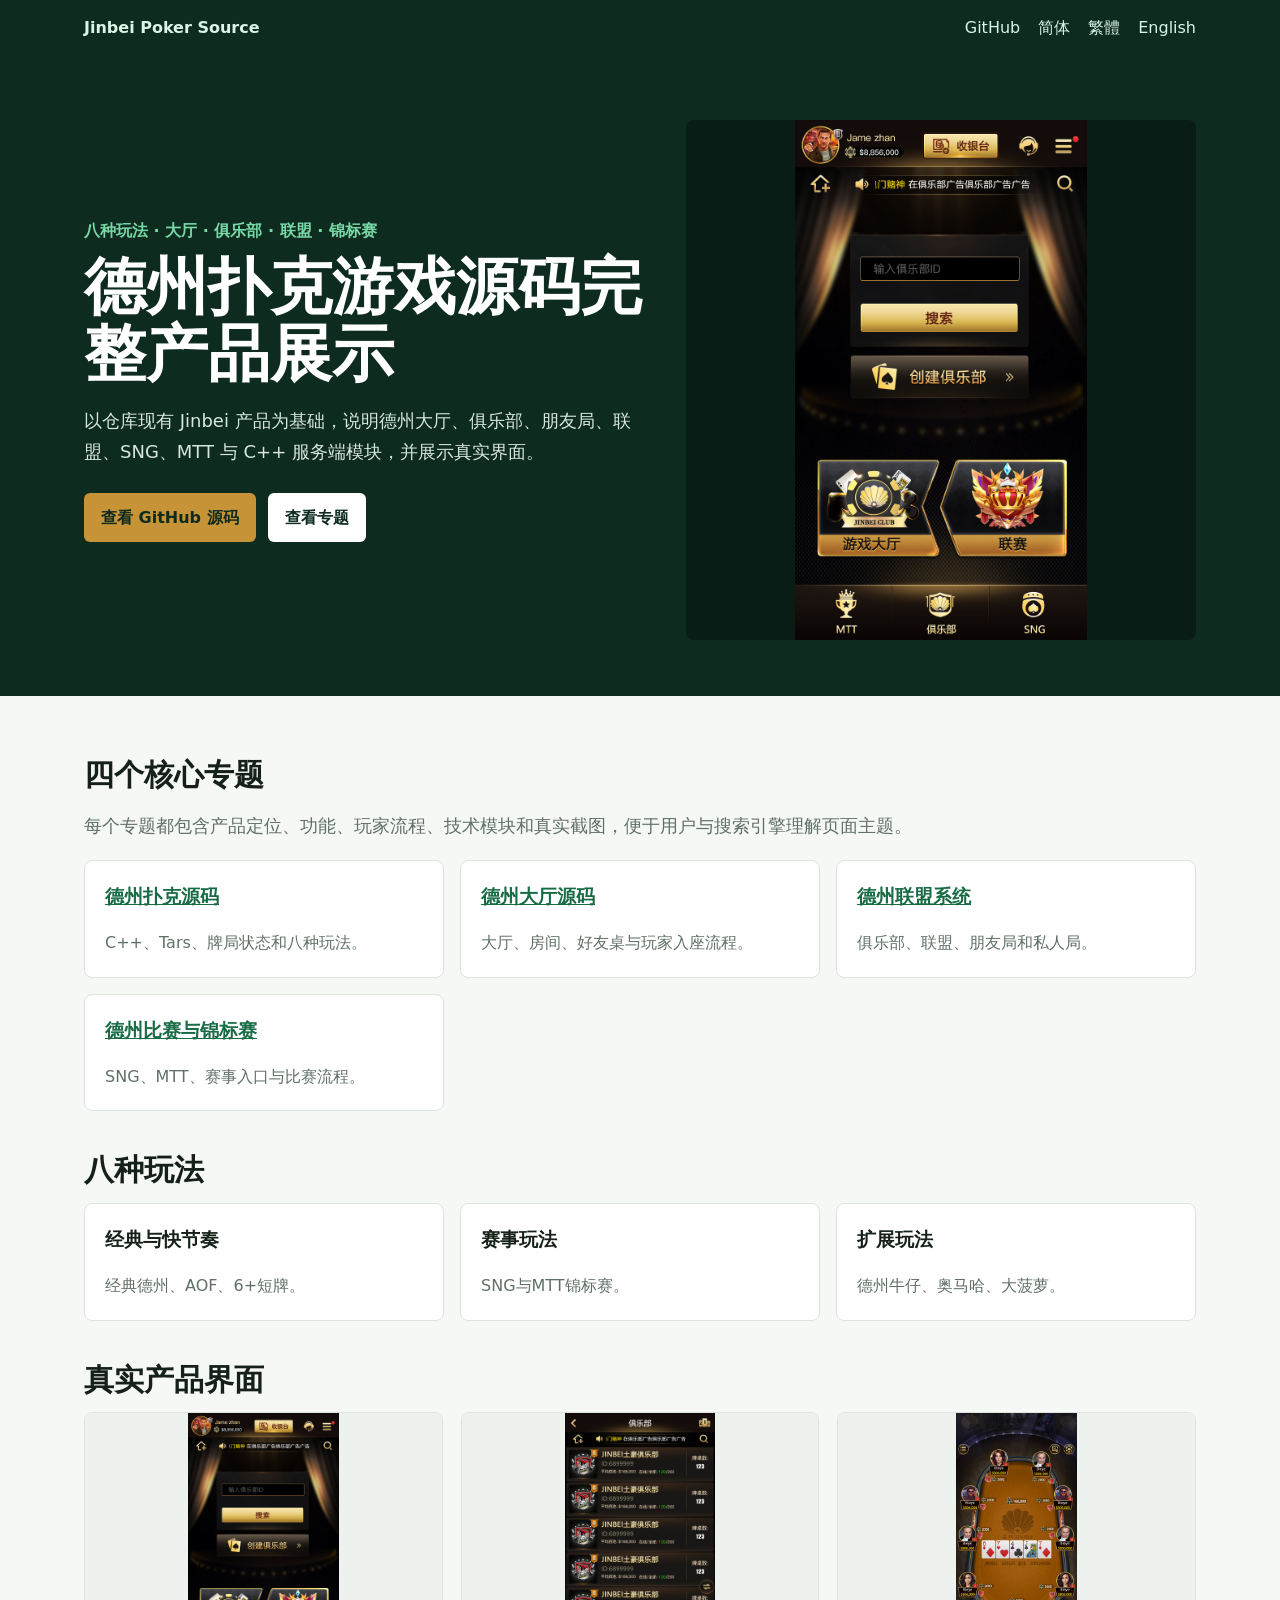
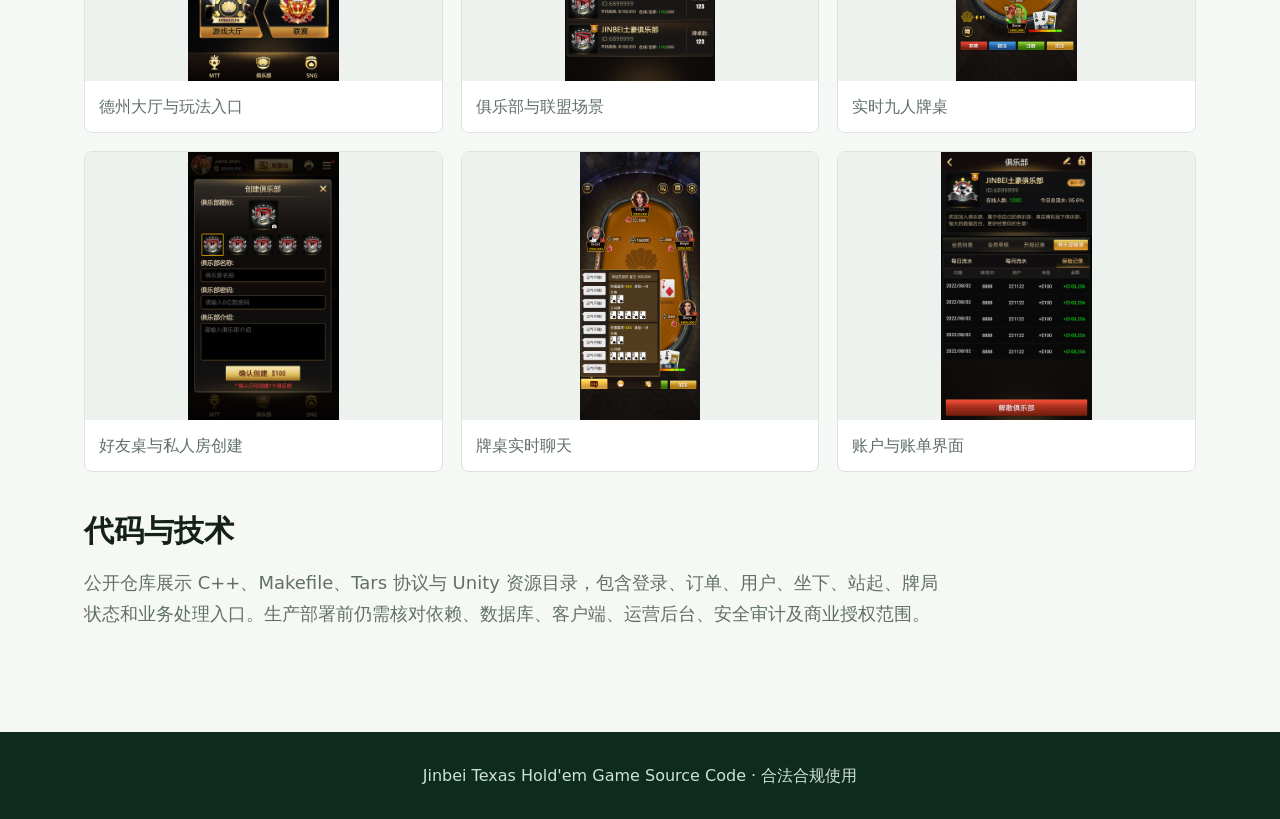
<file: docs/index.html>
<!doctype html><html lang="zh-CN"><head><meta charset="utf-8">
 <meta name="google-site-verification" content="qVDX-iTktvWJhnRc-Trss0bcPw4HuKQhy5XuWk0GknY" /><meta name="google-site-verification" content="rrp5Uvgzi-1-rMxUBfhV3wjlNrFqzwnqiA4e3qsOLEM" /><meta name="viewport" content="width=device-width,initial-scale=1"><title>德州扑克游戏源码｜大厅、俱乐部、联盟、比赛与锦标赛</title><meta name="description" content="Jinbei德州扑克游戏源码：八种玩法、德州大厅、俱乐部、好友局、联盟、SNG与MTT锦标赛，含C++服务端模块和真实产品截图。"><link rel="canonical" href="https://masterai-top.github.io/Texas-Holdem-Poker-Game-Source-Code/"><link rel="alternate" hreflang="zh-Hans" href="https://masterai-top.github.io/Texas-Holdem-Poker-Game-Source-Code/zh-cn/texas-holdem-source-code.html"><link rel="alternate" hreflang="zh-Hant" href="https://masterai-top.github.io/Texas-Holdem-Poker-Game-Source-Code/zh-tw/texas-holdem-source-code.html"><link rel="alternate" hreflang="en" href="https://masterai-top.github.io/Texas-Holdem-Poker-Game-Source-Code/en/texas-holdem-source-code.html"><link rel="stylesheet" href="styles.css"><meta property="og:image" content="https://masterai-top.github.io/Texas-Holdem-Poker-Game-Source-Code/Assets/Screenshots/dating.jpg"></head><body><nav><div class="inner"><a class="brand" href="https://masterai-top.github.io/Texas-Holdem-Poker-Game-Source-Code/">Jinbei Poker Source</a><a href="https://github.com/masterai-top/Texas-Holdem-Poker-Game-Source-Code">GitHub</a><a href="zh-cn/texas-holdem-source-code.html">简体</a><a href="zh-tw/texas-holdem-source-code.html">繁體</a><a href="en/texas-holdem-source-code.html">English</a></div></nav><header class="hero"><div class="inner"><div><div class="eyebrow">八种玩法 · 大厅 · 俱乐部 · 联盟 · 锦标赛</div><h1>德州扑克游戏源码完整产品展示</h1><p>以仓库现有 Jinbei 产品为基础，说明德州大厅、俱乐部、朋友局、联盟、SNG、MTT 与 C++ 服务端模块，并展示真实界面。</p><div class="actions"><a class="button primary" href="https://github.com/masterai-top/Texas-Holdem-Poker-Game-Source-Code">查看 GitHub 源码</a><a class="button" href="#topics">查看专题</a></div></div><img src="Assets/Screenshots/dating.jpg" alt="德州扑克大厅源码真实产品界面"></div></header><main><section id="topics"><h2>四个核心专题</h2><p class="lead">每个专题都包含产品定位、功能、玩家流程、技术模块和真实截图，便于用户与搜索引擎理解页面主题。</p><div class="grid"><article class="card"><h3><a href="zh-cn/texas-holdem-source-code.html">德州扑克源码</a></h3><p>C++、Tars、牌局状态和八种玩法。</p></article><article class="card"><h3><a href="zh-cn/poker-lobby-source-code.html">德州大厅源码</a></h3><p>大厅、房间、好友桌与玩家入座流程。</p></article><article class="card"><h3><a href="zh-cn/poker-alliance-system.html">德州联盟系统</a></h3><p>俱乐部、联盟、朋友局和私人局。</p></article><article class="card"><h3><a href="zh-cn/poker-tournament-source-code.html">德州比赛与锦标赛</a></h3><p>SNG、MTT、赛事入口与比赛流程。</p></article></div></section><section><h2>八种玩法</h2><div class="grid"><article class="card"><h3>经典与快节奏</h3><p>经典德州、AOF、6+短牌。</p></article><article class="card"><h3>赛事玩法</h3><p>SNG与MTT锦标赛。</p></article><article class="card"><h3>扩展玩法</h3><p>德州牛仔、奥马哈、大菠萝。</p></article></div></section><section><h2>真实产品界面</h2><div class="shots"><figure><img src="Assets/Screenshots/dating.jpg" alt="德州扑克大厅"><figcaption>德州大厅与玩法入口</figcaption></figure><figure><img src="Assets/Screenshots/julebu.jpg" alt="德州俱乐部和联盟"><figcaption>俱乐部与联盟场景</figcaption></figure><figure><img src="Assets/Screenshots/9ren.jpg" alt="德州扑克九人桌"><figcaption>实时九人牌桌</figcaption></figure><figure><img src="Assets/Screenshots/chuangjian.jpg" alt="德州好友局创建房间"><figcaption>好友桌与私人房创建</figcaption></figure><figure><img src="Assets/Screenshots/chat.jpg" alt="德州牌桌聊天"><figcaption>牌桌实时聊天</figcaption></figure><figure><img src="Assets/Screenshots/zhangdan.jpg" alt="德州扑克账户系统"><figcaption>账户与账单界面</figcaption></figure></div></section><section><h2>代码与技术</h2><p class="lead">公开仓库展示 C++、Makefile、Tars 协议与 Unity 资源目录，包含登录、订单、用户、坐下、站起、牌局状态和业务处理入口。生产部署前仍需核对依赖、数据库、客户端、运营后台、安全审计及商业授权范围。</p></section></main><footer>Jinbei Texas Hold'em Game Source Code · 合法合规使用</footer></body></html>
</file>
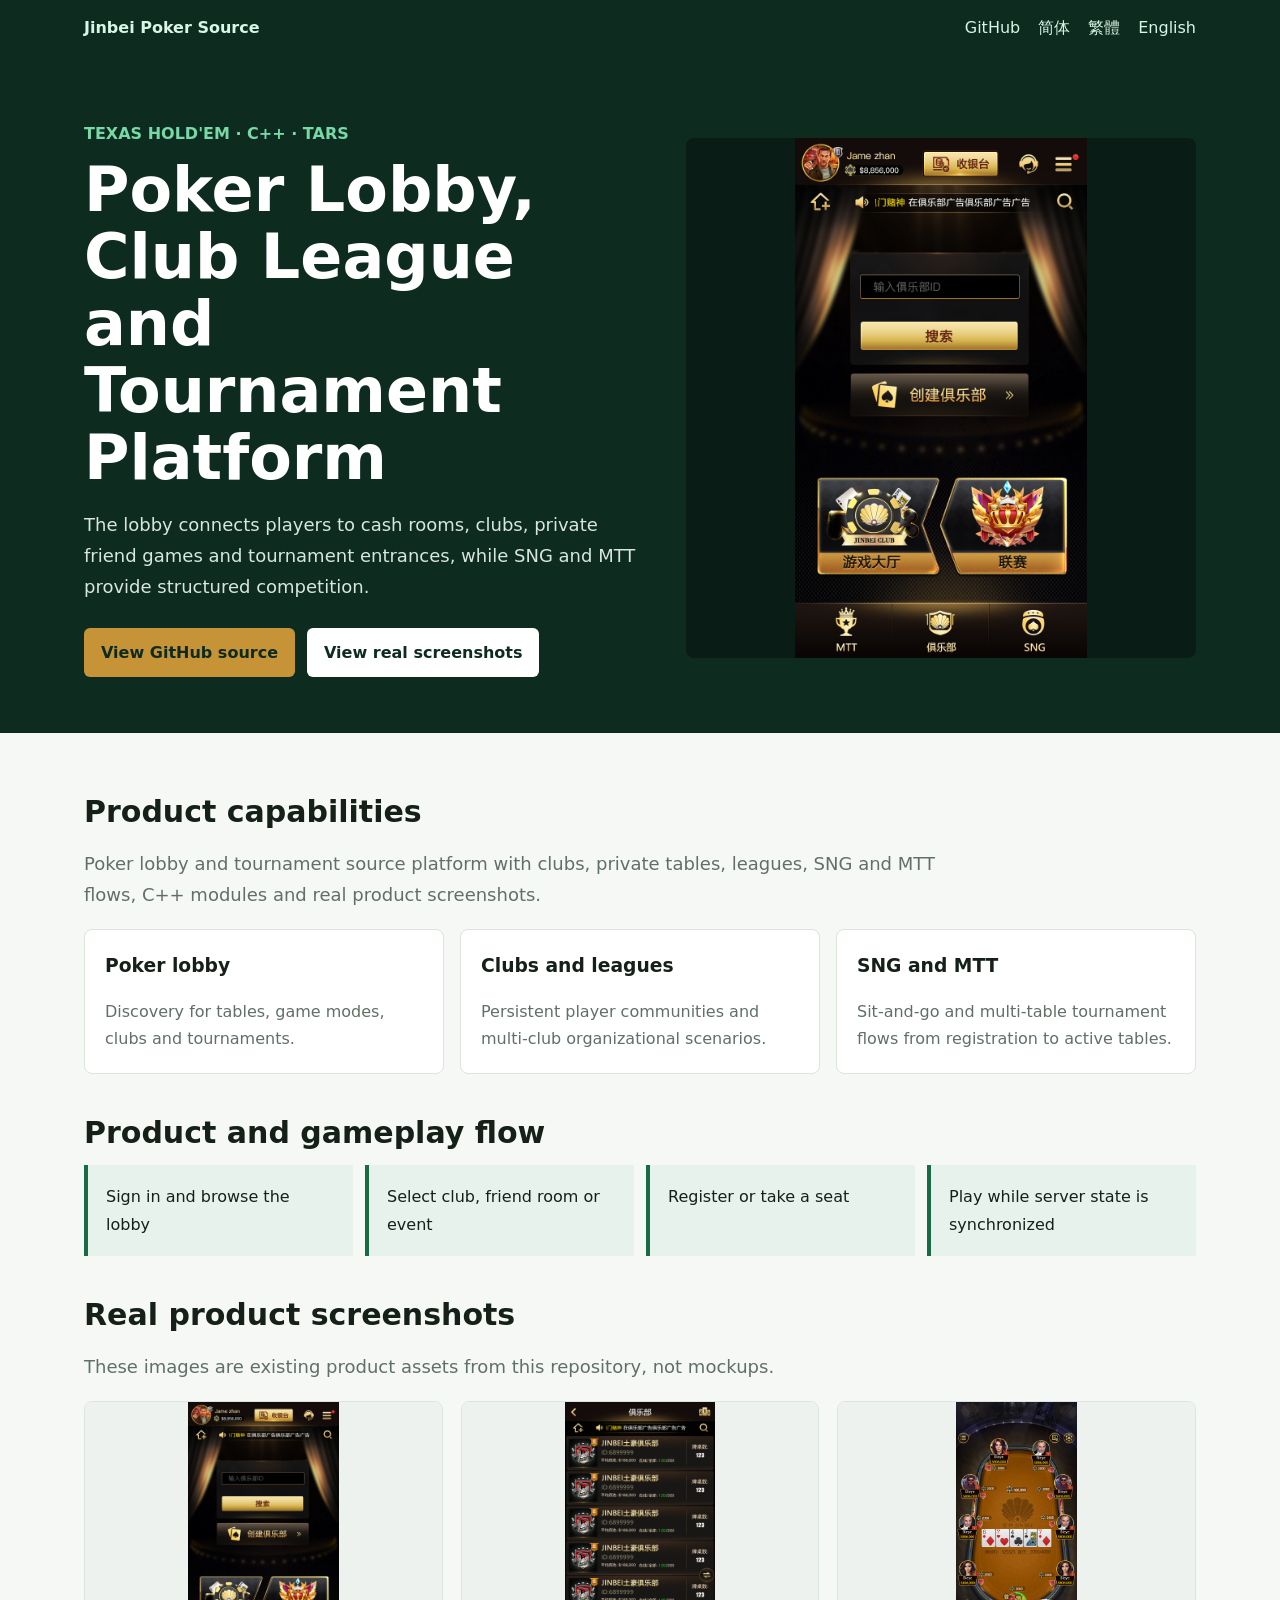
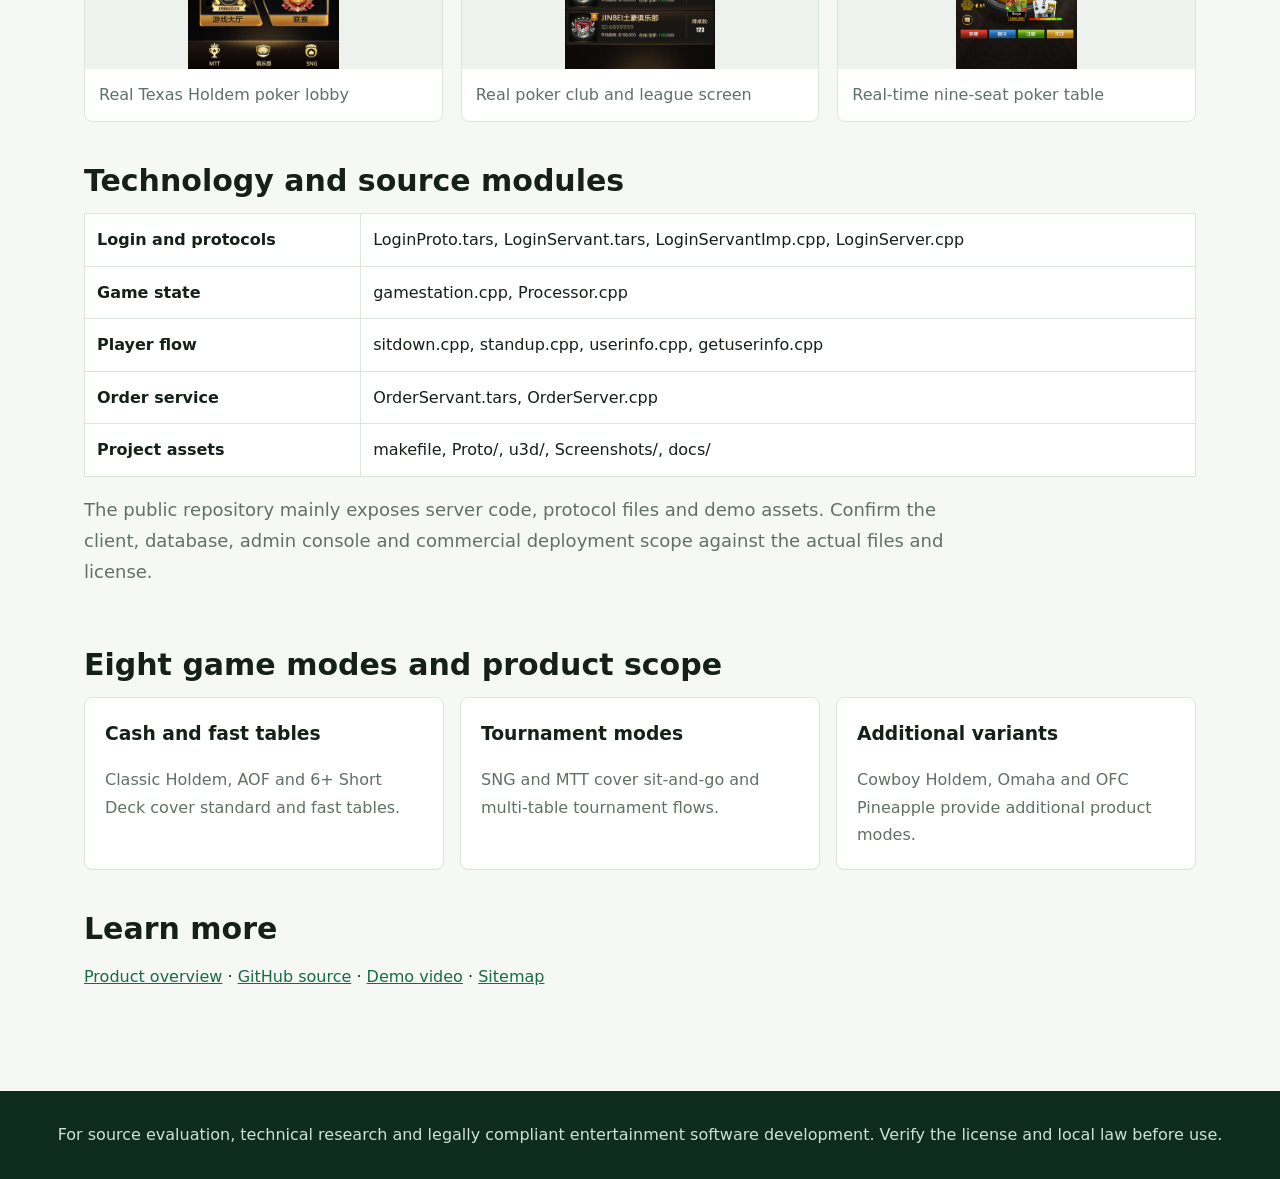
<file: docs/en/poker-lobby-tournament-platform.html>
<!doctype html><html lang="en"><head><meta charset="utf-8"><meta name="viewport" content="width=device-width,initial-scale=1"><title>Poker Lobby, Club League and Tournament Source Platform</title><meta name="description" content="Poker lobby and tournament source platform with clubs, private tables, leagues, SNG and MTT flows, C++ modules and real product screenshots."><link rel="canonical" href="https://masterai-top.github.io/Texas-Holdem-Poker-Game-Source-Code/en/poker-lobby-tournament-platform.html"><link rel="alternate" hreflang="zh-Hans" href="https://masterai-top.github.io/Texas-Holdem-Poker-Game-Source-Code/zh-cn/poker-lobby-source-code.html"><link rel="alternate" hreflang="zh-Hant" href="https://masterai-top.github.io/Texas-Holdem-Poker-Game-Source-Code/zh-tw/poker-lobby-source-code.html"><link rel="alternate" hreflang="en" href="https://masterai-top.github.io/Texas-Holdem-Poker-Game-Source-Code/en/poker-lobby-tournament-platform.html"><link rel="alternate" hreflang="x-default" href="https://masterai-top.github.io/Texas-Holdem-Poker-Game-Source-Code/"><meta property="og:type" content="website"><meta property="og:title" content="Poker Lobby, Club League and Tournament Source Platform"><meta property="og:description" content="Poker lobby and tournament source platform with clubs, private tables, leagues, SNG and MTT flows, C++ modules and real product screenshots."><meta property="og:image" content="https://masterai-top.github.io/Texas-Holdem-Poker-Game-Source-Code/Assets/Screenshots/dating.jpg"><link rel="stylesheet" href="../styles.css"><script type="application/ld+json">{"@context":"https://schema.org","@type":"TechArticle","headline":"Poker Lobby, Club League and Tournament Platform","description":"Poker lobby and tournament source platform with clubs, private tables, leagues, SNG and MTT flows, C++ modules and real product screenshots.","url":"https://masterai-top.github.io/Texas-Holdem-Poker-Game-Source-Code/en/poker-lobby-tournament-platform.html","image":["https://masterai-top.github.io/Texas-Holdem-Poker-Game-Source-Code/Assets/Screenshots/dating.jpg","https://masterai-top.github.io/Texas-Holdem-Poker-Game-Source-Code/Assets/Screenshots/julebu.jpg"],"about":{"@type":"SoftwareSourceCode","name":"Texas Hold'em Poker Game Source Code","codeRepository":"https://github.com/masterai-top/Texas-Holdem-Poker-Game-Source-Code","programmingLanguage":["C++","Unity"]}}</script></head><body>
<nav><div class="inner"><a class="brand" href="https://masterai-top.github.io/Texas-Holdem-Poker-Game-Source-Code/">Jinbei Poker Source</a><a href="https://github.com/masterai-top/Texas-Holdem-Poker-Game-Source-Code">GitHub</a><a href="https://masterai-top.github.io/Texas-Holdem-Poker-Game-Source-Code/zh-cn/texas-holdem-source-code.html">简体</a><a href="https://masterai-top.github.io/Texas-Holdem-Poker-Game-Source-Code/zh-tw/texas-holdem-source-code.html">繁體</a><a href="https://masterai-top.github.io/Texas-Holdem-Poker-Game-Source-Code/en/texas-holdem-source-code.html">English</a></div></nav>
<header class="hero"><div class="inner"><div><div class="eyebrow">TEXAS HOLD'EM · C++ · TARS</div><h1>Poker Lobby, Club League and Tournament Platform</h1><p>The lobby connects players to cash rooms, clubs, private friend games and tournament entrances, while SNG and MTT provide structured competition.</p><div class="actions"><a class="button primary" href="https://github.com/masterai-top/Texas-Holdem-Poker-Game-Source-Code">View GitHub source</a><a class="button" href="#screens">View real screenshots</a></div></div><img src="../Assets/Screenshots/dating.jpg" alt="Real Texas Holdem poker lobby"></div></header>
<main><section><h2>Product capabilities</h2><p class="lead">Poker lobby and tournament source platform with clubs, private tables, leagues, SNG and MTT flows, C++ modules and real product screenshots.</p><div class="grid"><article class='card'><h3>Poker lobby</h3><p>Discovery for tables, game modes, clubs and tournaments.</p></article>
<article class='card'><h3>Clubs and leagues</h3><p>Persistent player communities and multi-club organizational scenarios.</p></article>
<article class='card'><h3>SNG and MTT</h3><p>Sit-and-go and multi-table tournament flows from registration to active tables.</p></article></div></section><section><h2>Product and gameplay flow</h2><div class="flow"><div>Sign in and browse the lobby</div>
<div>Select club, friend room or event</div>
<div>Register or take a seat</div>
<div>Play while server state is synchronized</div></div></section><section id="screens"><h2>Real product screenshots</h2><p class="lead">These images are existing product assets from this repository, not mockups.</p><div class="shots"><figure><img src="../Assets/Screenshots/dating.jpg" alt="Real Texas Holdem poker lobby" loading="lazy"><figcaption>Real Texas Holdem poker lobby</figcaption></figure><figure><img src="../Assets/Screenshots/julebu.jpg" alt="Real poker club and league screen" loading="lazy"><figcaption>Real poker club and league screen</figcaption></figure><figure><img src="../Assets/Screenshots/9ren.jpg" alt="Texas Holdem 9 seat poker table" loading="lazy"><figcaption>Real-time nine-seat poker table</figcaption></figure></div></section><section><h2>Technology and source modules</h2><table><tbody><tr><th>Login and protocols</th><td>LoginProto.tars, LoginServant.tars, LoginServantImp.cpp, LoginServer.cpp</td></tr>
<tr><th>Game state</th><td>gamestation.cpp, Processor.cpp</td></tr>
<tr><th>Player flow</th><td>sitdown.cpp, standup.cpp, userinfo.cpp, getuserinfo.cpp</td></tr>
<tr><th>Order service</th><td>OrderServant.tars, OrderServer.cpp</td></tr>
<tr><th>Project assets</th><td>makefile, Proto/, u3d/, Screenshots/, docs/</td></tr></tbody></table><p class="lead">The public repository mainly exposes server code, protocol files and demo assets. Confirm the client, database, admin console and commercial deployment scope against the actual files and license.</p></section><section><h2>Eight game modes and product scope</h2><div class="grid"><article class="card"><h3>Cash and fast tables</h3><p>Classic Holdem, AOF and 6+ Short Deck cover standard and fast tables.</p></article><article class="card"><h3>Tournament modes</h3><p>SNG and MTT cover sit-and-go and multi-table tournament flows.</p></article><article class="card"><h3>Additional variants</h3><p>Cowboy Holdem, Omaha and OFC Pineapple provide additional product modes.</p></article></div></section><section><h2>Learn more</h2><p><a href="https://masterai-top.github.io/Texas-Holdem-Poker-Game-Source-Code/">Product overview</a> · <a href="https://github.com/masterai-top/Texas-Holdem-Poker-Game-Source-Code">GitHub source</a> · <a href="https://youtu.be/job2jRcSnl4?si=p3AjN6trak3jStfc">Demo video</a> · <a href="https://masterai-top.github.io/Texas-Holdem-Poker-Game-Source-Code/sitemap.xml">Sitemap</a></p></section></main><footer>For source evaluation, technical research and legally compliant entertainment software development. Verify the license and local law before use.</footer></body></html>
</file>
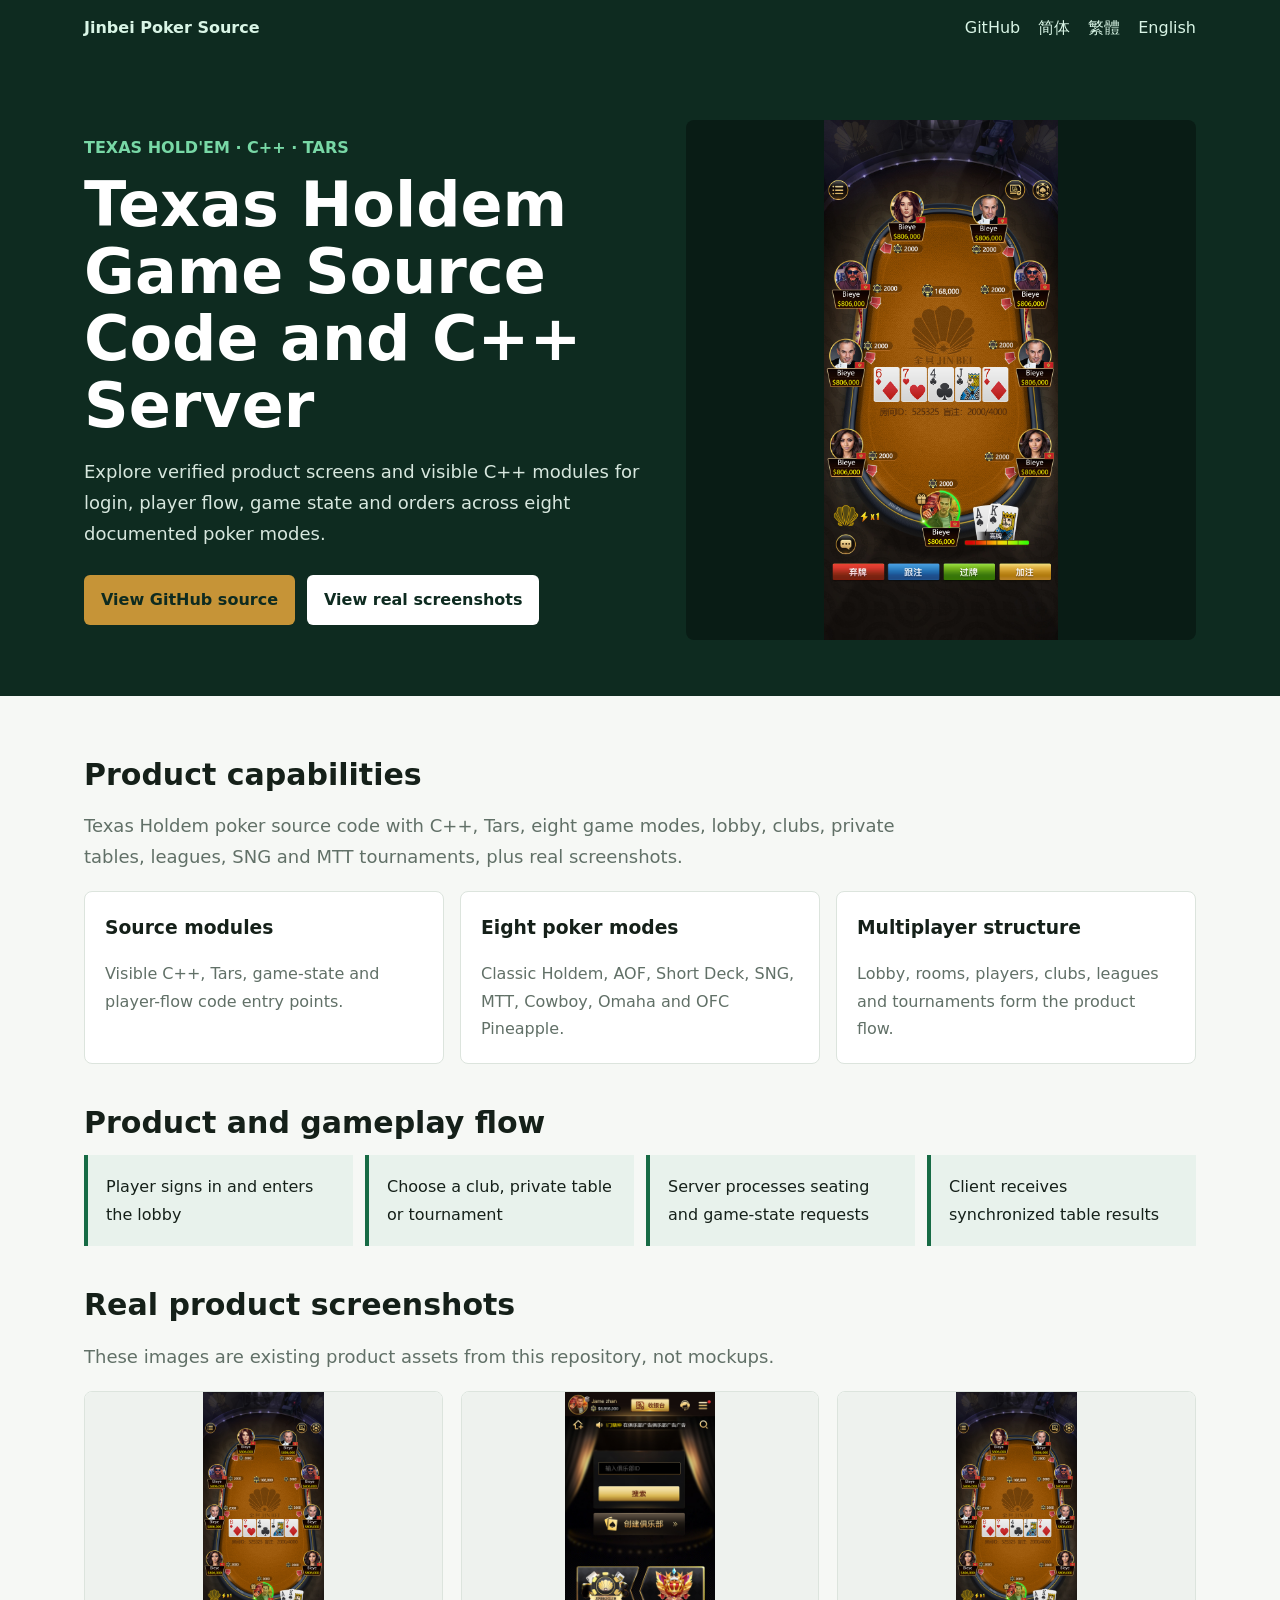
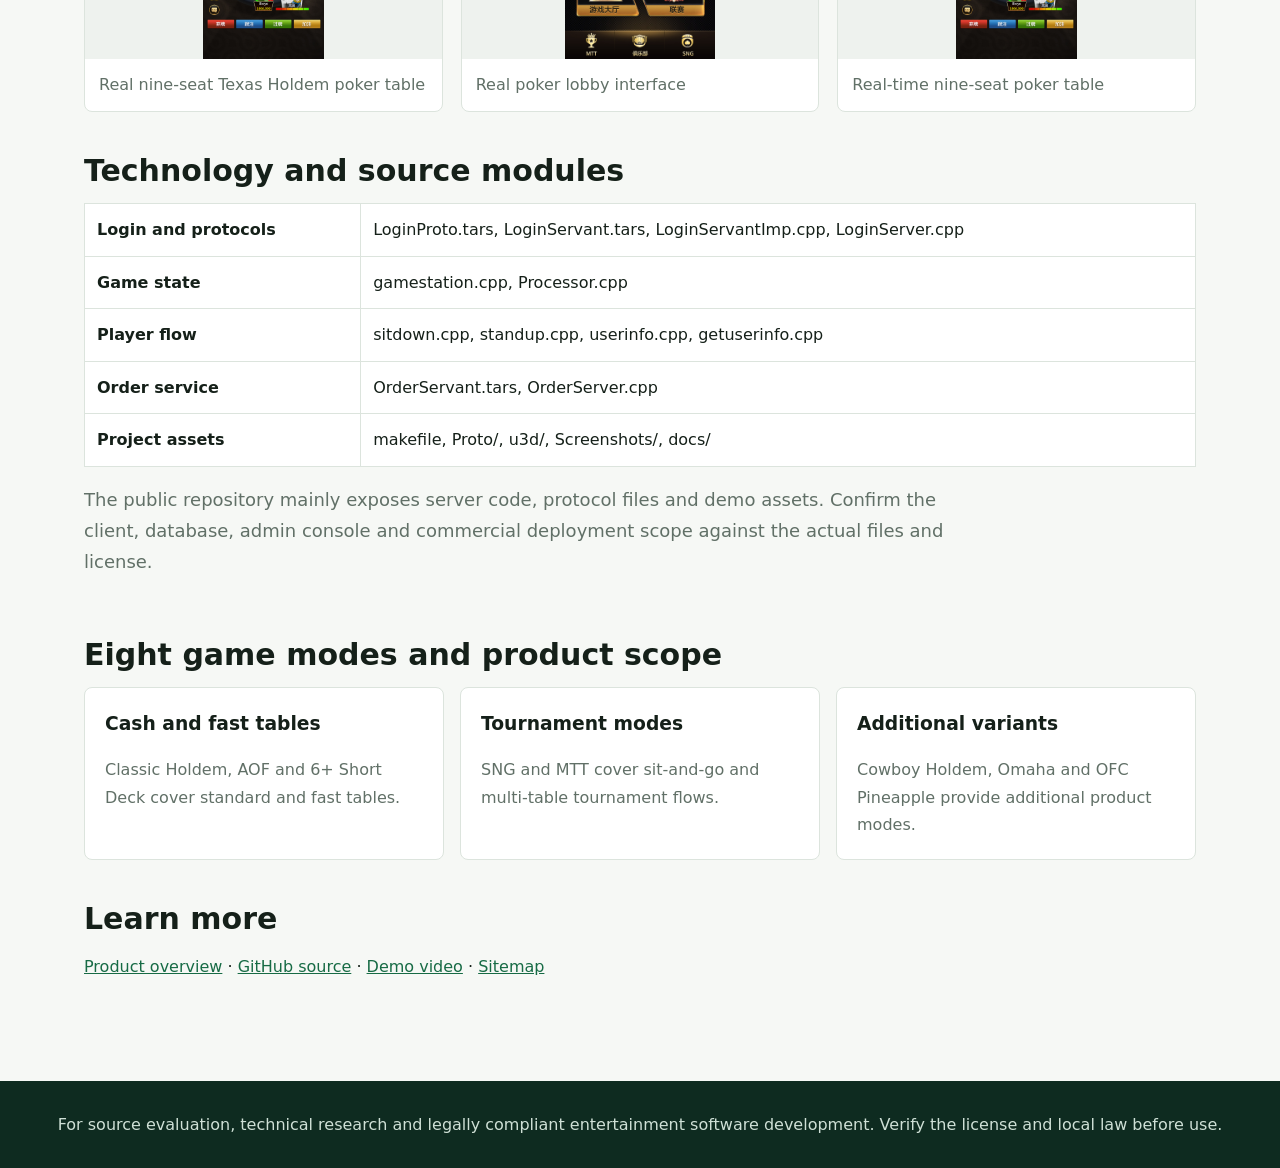
<file: docs/en/texas-holdem-source-code.html>
<!doctype html><html lang="en"><head><meta charset="utf-8"><meta name="viewport" content="width=device-width,initial-scale=1"><title>Texas Holdem Poker Game Source Code | C++ Server and 8 Modes</title><meta name="description" content="Texas Holdem poker source code with C++, Tars, eight game modes, lobby, clubs, private tables, leagues, SNG and MTT tournaments, plus real screenshots."><link rel="canonical" href="https://masterai-top.github.io/Texas-Holdem-Poker-Game-Source-Code/en/texas-holdem-source-code.html"><link rel="alternate" hreflang="zh-Hans" href="https://masterai-top.github.io/Texas-Holdem-Poker-Game-Source-Code/zh-cn/texas-holdem-source-code.html"><link rel="alternate" hreflang="zh-Hant" href="https://masterai-top.github.io/Texas-Holdem-Poker-Game-Source-Code/zh-tw/texas-holdem-source-code.html"><link rel="alternate" hreflang="en" href="https://masterai-top.github.io/Texas-Holdem-Poker-Game-Source-Code/en/texas-holdem-source-code.html"><link rel="alternate" hreflang="x-default" href="https://masterai-top.github.io/Texas-Holdem-Poker-Game-Source-Code/"><meta property="og:type" content="website"><meta property="og:title" content="Texas Holdem Poker Game Source Code | C++ Server and 8 Modes"><meta property="og:description" content="Texas Holdem poker source code with C++, Tars, eight game modes, lobby, clubs, private tables, leagues, SNG and MTT tournaments, plus real screenshots."><meta property="og:image" content="https://masterai-top.github.io/Texas-Holdem-Poker-Game-Source-Code/Assets/Screenshots/9ren.jpg"><link rel="stylesheet" href="../styles.css"><script type="application/ld+json">{"@context":"https://schema.org","@type":"TechArticle","headline":"Texas Holdem Game Source Code and C++ Server","description":"Texas Holdem poker source code with C++, Tars, eight game modes, lobby, clubs, private tables, leagues, SNG and MTT tournaments, plus real screenshots.","url":"https://masterai-top.github.io/Texas-Holdem-Poker-Game-Source-Code/en/texas-holdem-source-code.html","image":["https://masterai-top.github.io/Texas-Holdem-Poker-Game-Source-Code/Assets/Screenshots/9ren.jpg","https://masterai-top.github.io/Texas-Holdem-Poker-Game-Source-Code/Assets/Screenshots/dating.jpg"],"about":{"@type":"SoftwareSourceCode","name":"Texas Hold'em Poker Game Source Code","codeRepository":"https://github.com/masterai-top/Texas-Holdem-Poker-Game-Source-Code","programmingLanguage":["C++","Unity"]}}</script></head><body>
<nav><div class="inner"><a class="brand" href="https://masterai-top.github.io/Texas-Holdem-Poker-Game-Source-Code/">Jinbei Poker Source</a><a href="https://github.com/masterai-top/Texas-Holdem-Poker-Game-Source-Code">GitHub</a><a href="https://masterai-top.github.io/Texas-Holdem-Poker-Game-Source-Code/zh-cn/texas-holdem-source-code.html">简体</a><a href="https://masterai-top.github.io/Texas-Holdem-Poker-Game-Source-Code/zh-tw/texas-holdem-source-code.html">繁體</a><a href="https://masterai-top.github.io/Texas-Holdem-Poker-Game-Source-Code/en/texas-holdem-source-code.html">English</a></div></nav>
<header class="hero"><div class="inner"><div><div class="eyebrow">TEXAS HOLD'EM · C++ · TARS</div><h1>Texas Holdem Game Source Code and C++ Server</h1><p>Explore verified product screens and visible C++ modules for login, player flow, game state and orders across eight documented poker modes.</p><div class="actions"><a class="button primary" href="https://github.com/masterai-top/Texas-Holdem-Poker-Game-Source-Code">View GitHub source</a><a class="button" href="#screens">View real screenshots</a></div></div><img src="../Assets/Screenshots/9ren.jpg" alt="Real nine-seat Texas Holdem poker table"></div></header>
<main><section><h2>Product capabilities</h2><p class="lead">Texas Holdem poker source code with C++, Tars, eight game modes, lobby, clubs, private tables, leagues, SNG and MTT tournaments, plus real screenshots.</p><div class="grid"><article class='card'><h3>Source modules</h3><p>Visible C++, Tars, game-state and player-flow code entry points.</p></article>
<article class='card'><h3>Eight poker modes</h3><p>Classic Holdem, AOF, Short Deck, SNG, MTT, Cowboy, Omaha and OFC Pineapple.</p></article>
<article class='card'><h3>Multiplayer structure</h3><p>Lobby, rooms, players, clubs, leagues and tournaments form the product flow.</p></article></div></section><section><h2>Product and gameplay flow</h2><div class="flow"><div>Player signs in and enters the lobby</div>
<div>Choose a club, private table or tournament</div>
<div>Server processes seating and game-state requests</div>
<div>Client receives synchronized table results</div></div></section><section id="screens"><h2>Real product screenshots</h2><p class="lead">These images are existing product assets from this repository, not mockups.</p><div class="shots"><figure><img src="../Assets/Screenshots/9ren.jpg" alt="Real nine-seat Texas Holdem poker table" loading="lazy"><figcaption>Real nine-seat Texas Holdem poker table</figcaption></figure><figure><img src="../Assets/Screenshots/dating.jpg" alt="Real poker lobby interface" loading="lazy"><figcaption>Real poker lobby interface</figcaption></figure><figure><img src="../Assets/Screenshots/9ren.jpg" alt="Texas Holdem 9 seat poker table" loading="lazy"><figcaption>Real-time nine-seat poker table</figcaption></figure></div></section><section><h2>Technology and source modules</h2><table><tbody><tr><th>Login and protocols</th><td>LoginProto.tars, LoginServant.tars, LoginServantImp.cpp, LoginServer.cpp</td></tr>
<tr><th>Game state</th><td>gamestation.cpp, Processor.cpp</td></tr>
<tr><th>Player flow</th><td>sitdown.cpp, standup.cpp, userinfo.cpp, getuserinfo.cpp</td></tr>
<tr><th>Order service</th><td>OrderServant.tars, OrderServer.cpp</td></tr>
<tr><th>Project assets</th><td>makefile, Proto/, u3d/, Screenshots/, docs/</td></tr></tbody></table><p class="lead">The public repository mainly exposes server code, protocol files and demo assets. Confirm the client, database, admin console and commercial deployment scope against the actual files and license.</p></section><section><h2>Eight game modes and product scope</h2><div class="grid"><article class="card"><h3>Cash and fast tables</h3><p>Classic Holdem, AOF and 6+ Short Deck cover standard and fast tables.</p></article><article class="card"><h3>Tournament modes</h3><p>SNG and MTT cover sit-and-go and multi-table tournament flows.</p></article><article class="card"><h3>Additional variants</h3><p>Cowboy Holdem, Omaha and OFC Pineapple provide additional product modes.</p></article></div></section><section><h2>Learn more</h2><p><a href="https://masterai-top.github.io/Texas-Holdem-Poker-Game-Source-Code/">Product overview</a> · <a href="https://github.com/masterai-top/Texas-Holdem-Poker-Game-Source-Code">GitHub source</a> · <a href="https://youtu.be/job2jRcSnl4?si=p3AjN6trak3jStfc">Demo video</a> · <a href="https://masterai-top.github.io/Texas-Holdem-Poker-Game-Source-Code/sitemap.xml">Sitemap</a></p></section></main><footer>For source evaluation, technical research and legally compliant entertainment software development. Verify the license and local law before use.</footer></body></html>
</file>
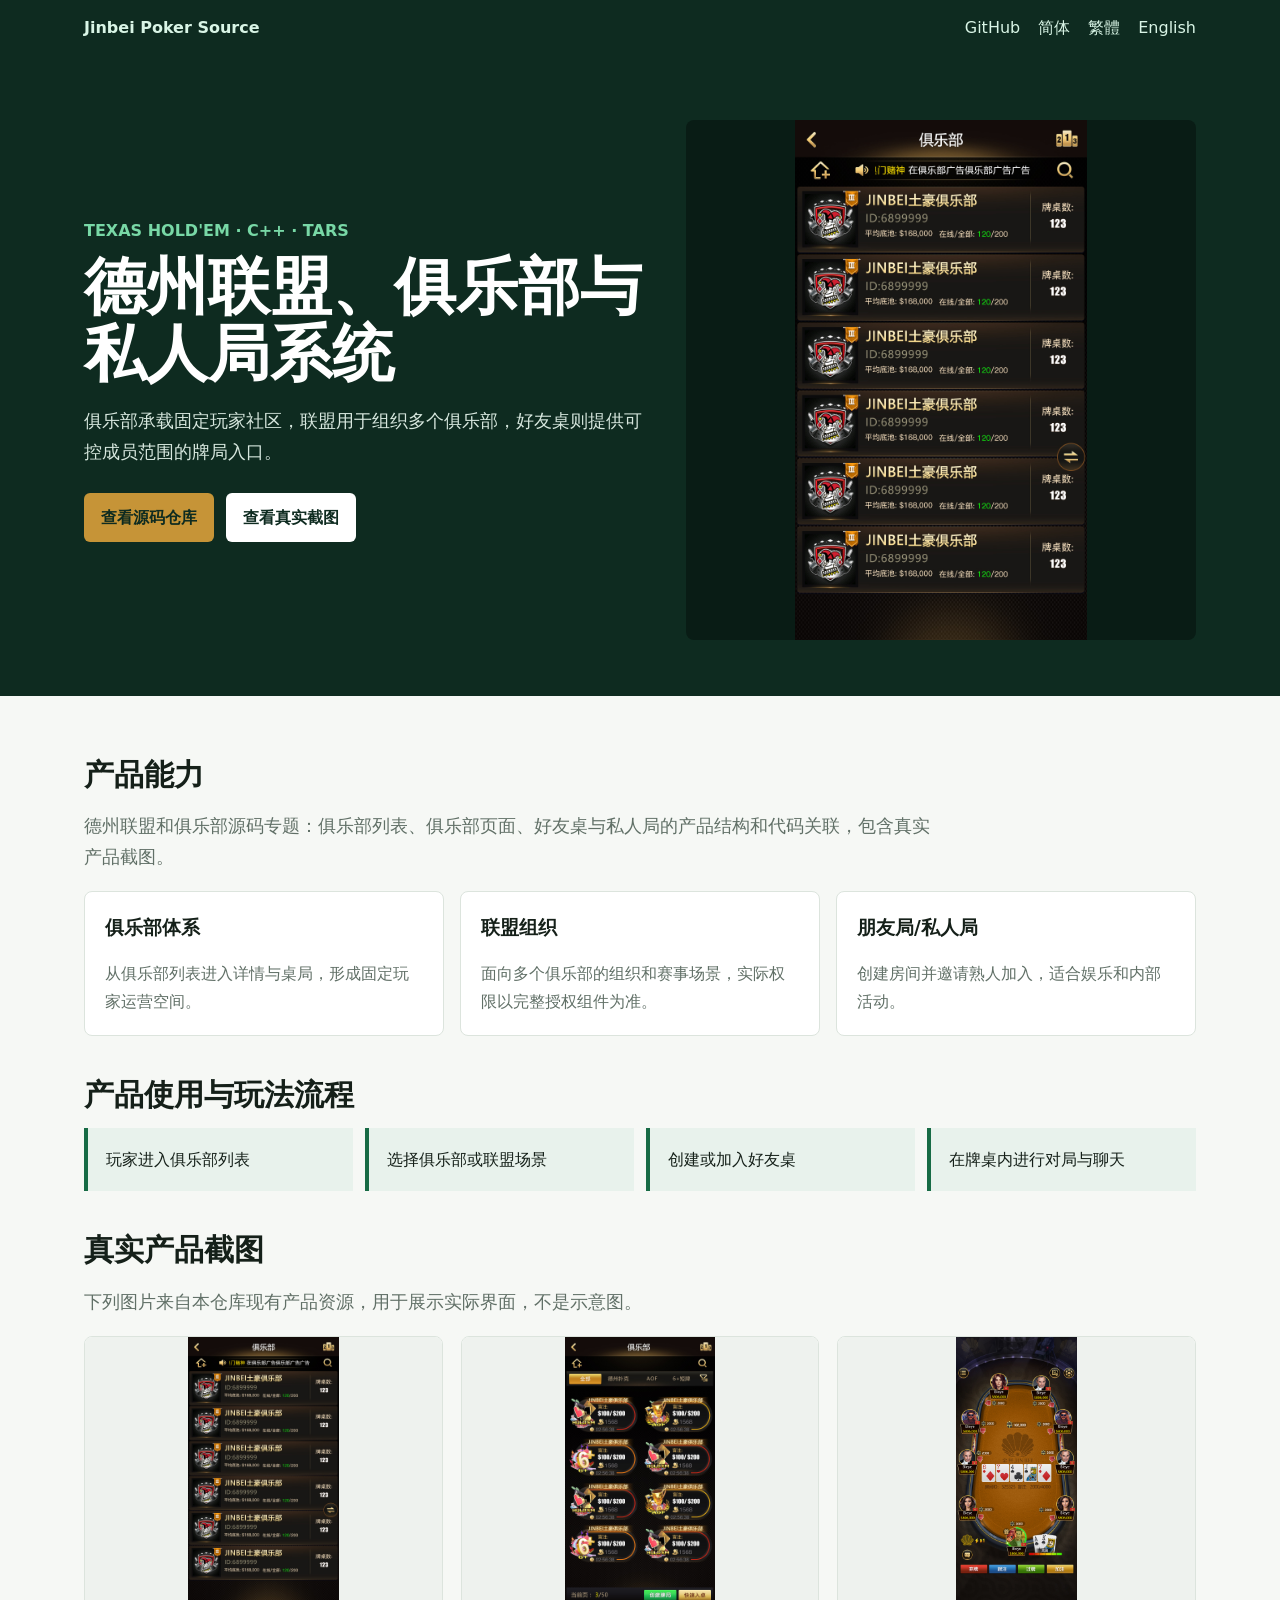
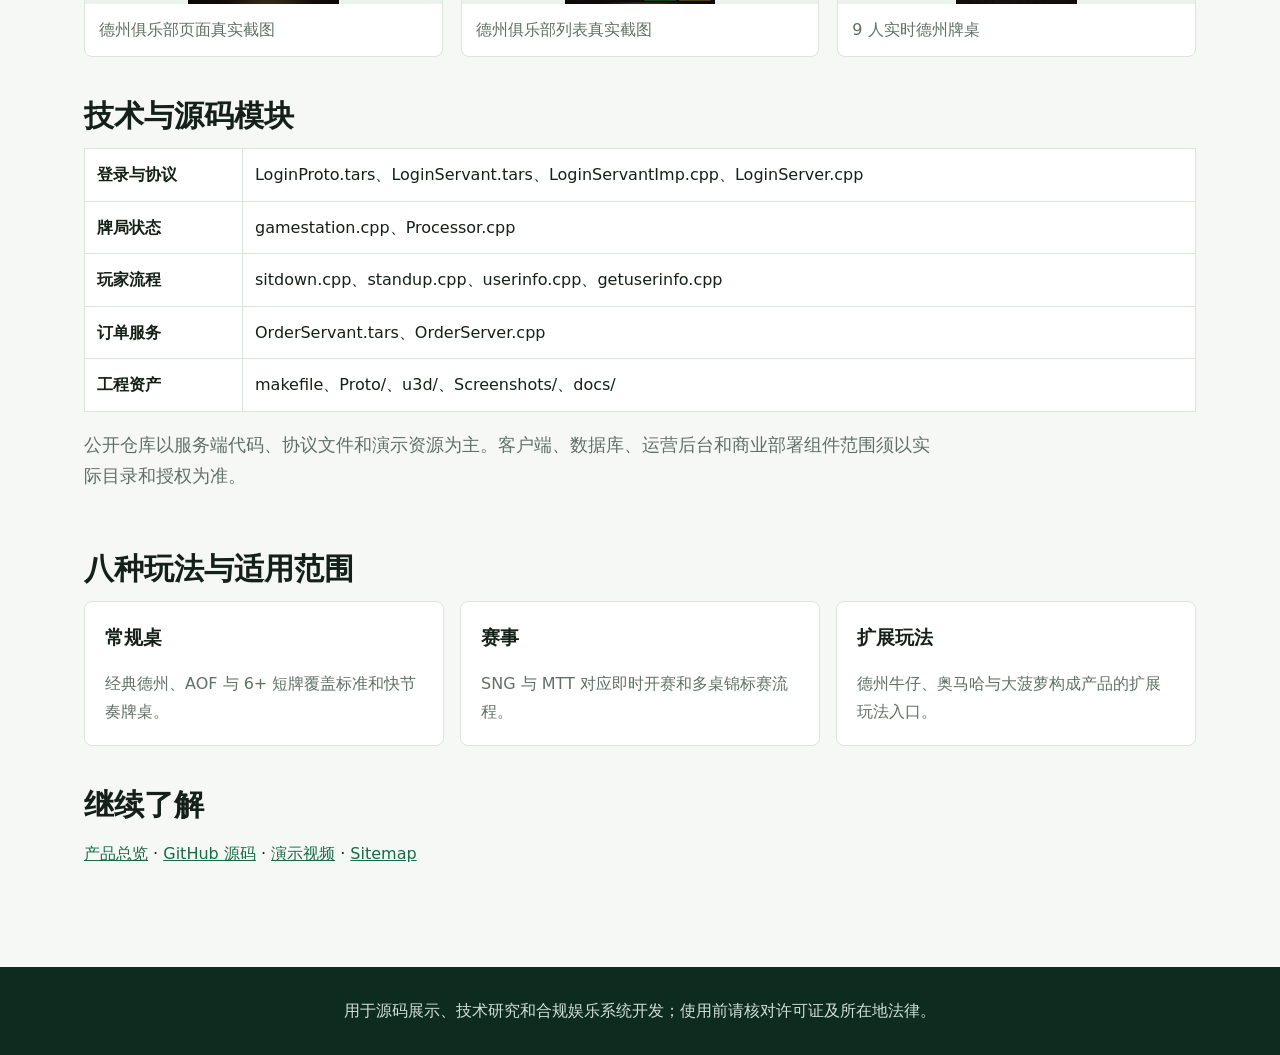
<file: docs/zh-cn/poker-alliance-system.html>
<!doctype html><html lang="zh-CN"><head><meta charset="utf-8"><meta name="viewport" content="width=device-width,initial-scale=1"><title>德州联盟与俱乐部源码｜朋友局、私人局系统</title><meta name="description" content="德州联盟和俱乐部源码专题：俱乐部列表、俱乐部页面、好友桌与私人局的产品结构和代码关联，包含真实产品截图。"><link rel="canonical" href="https://masterai-top.github.io/Texas-Holdem-Poker-Game-Source-Code/zh-cn/poker-alliance-system.html"><link rel="alternate" hreflang="zh-Hans" href="https://masterai-top.github.io/Texas-Holdem-Poker-Game-Source-Code/zh-cn/poker-alliance-system.html"><link rel="alternate" hreflang="zh-Hant" href="https://masterai-top.github.io/Texas-Holdem-Poker-Game-Source-Code/zh-tw/poker-alliance-system.html"><link rel="alternate" hreflang="en" href="https://masterai-top.github.io/Texas-Holdem-Poker-Game-Source-Code/en/poker-lobby-tournament-platform.html"><link rel="alternate" hreflang="x-default" href="https://masterai-top.github.io/Texas-Holdem-Poker-Game-Source-Code/"><meta property="og:type" content="website"><meta property="og:title" content="德州联盟与俱乐部源码｜朋友局、私人局系统"><meta property="og:description" content="德州联盟和俱乐部源码专题：俱乐部列表、俱乐部页面、好友桌与私人局的产品结构和代码关联，包含真实产品截图。"><meta property="og:image" content="https://masterai-top.github.io/Texas-Holdem-Poker-Game-Source-Code/Assets/Screenshots/julebu.jpg"><link rel="stylesheet" href="../styles.css"><script type="application/ld+json">{"@context":"https://schema.org","@type":"TechArticle","headline":"德州联盟、俱乐部与私人局系统","description":"德州联盟和俱乐部源码专题：俱乐部列表、俱乐部页面、好友桌与私人局的产品结构和代码关联，包含真实产品截图。","url":"https://masterai-top.github.io/Texas-Holdem-Poker-Game-Source-Code/zh-cn/poker-alliance-system.html","image":["https://masterai-top.github.io/Texas-Holdem-Poker-Game-Source-Code/Assets/Screenshots/julebu.jpg","https://masterai-top.github.io/Texas-Holdem-Poker-Game-Source-Code/Assets/Screenshots/juleb.jpg"],"about":{"@type":"SoftwareSourceCode","name":"Texas Hold'em Poker Game Source Code","codeRepository":"https://github.com/masterai-top/Texas-Holdem-Poker-Game-Source-Code","programmingLanguage":["C++","Unity"]}}</script></head><body>
<nav><div class="inner"><a class="brand" href="https://masterai-top.github.io/Texas-Holdem-Poker-Game-Source-Code/">Jinbei Poker Source</a><a href="https://github.com/masterai-top/Texas-Holdem-Poker-Game-Source-Code">GitHub</a><a href="https://masterai-top.github.io/Texas-Holdem-Poker-Game-Source-Code/zh-cn/texas-holdem-source-code.html">简体</a><a href="https://masterai-top.github.io/Texas-Holdem-Poker-Game-Source-Code/zh-tw/texas-holdem-source-code.html">繁體</a><a href="https://masterai-top.github.io/Texas-Holdem-Poker-Game-Source-Code/en/texas-holdem-source-code.html">English</a></div></nav>
<header class="hero"><div class="inner"><div><div class="eyebrow">TEXAS HOLD'EM · C++ · TARS</div><h1>德州联盟、俱乐部与私人局系统</h1><p>俱乐部承载固定玩家社区，联盟用于组织多个俱乐部，好友桌则提供可控成员范围的牌局入口。</p><div class="actions"><a class="button primary" href="https://github.com/masterai-top/Texas-Holdem-Poker-Game-Source-Code">查看源码仓库</a><a class="button" href="#screens">查看真实截图</a></div></div><img src="../Assets/Screenshots/julebu.jpg" alt="德州俱乐部页面真实截图"></div></header>
<main><section><h2>产品能力</h2><p class="lead">德州联盟和俱乐部源码专题：俱乐部列表、俱乐部页面、好友桌与私人局的产品结构和代码关联，包含真实产品截图。</p><div class="grid"><article class='card'><h3>俱乐部体系</h3><p>从俱乐部列表进入详情与桌局，形成固定玩家运营空间。</p></article>
<article class='card'><h3>联盟组织</h3><p>面向多个俱乐部的组织和赛事场景，实际权限以完整授权组件为准。</p></article>
<article class='card'><h3>朋友局/私人局</h3><p>创建房间并邀请熟人加入，适合娱乐和内部活动。</p></article></div></section><section><h2>产品使用与玩法流程</h2><div class="flow"><div>玩家进入俱乐部列表</div>
<div>选择俱乐部或联盟场景</div>
<div>创建或加入好友桌</div>
<div>在牌桌内进行对局与聊天</div></div></section><section id="screens"><h2>真实产品截图</h2><p class="lead">下列图片来自本仓库现有产品资源，用于展示实际界面，不是示意图。</p><div class="shots"><figure><img src="../Assets/Screenshots/julebu.jpg" alt="德州俱乐部页面真实截图" loading="lazy"><figcaption>德州俱乐部页面真实截图</figcaption></figure><figure><img src="../Assets/Screenshots/juleb.jpg" alt="德州俱乐部列表真实截图" loading="lazy"><figcaption>德州俱乐部列表真实截图</figcaption></figure><figure><img src="../Assets/Screenshots/9ren.jpg" alt="Texas Holdem 9 seat poker table" loading="lazy"><figcaption>9 人实时德州牌桌</figcaption></figure></div></section><section><h2>技术与源码模块</h2><table><tbody><tr><th>登录与协议</th><td>LoginProto.tars、LoginServant.tars、LoginServantImp.cpp、LoginServer.cpp</td></tr>
<tr><th>牌局状态</th><td>gamestation.cpp、Processor.cpp</td></tr>
<tr><th>玩家流程</th><td>sitdown.cpp、standup.cpp、userinfo.cpp、getuserinfo.cpp</td></tr>
<tr><th>订单服务</th><td>OrderServant.tars、OrderServer.cpp</td></tr>
<tr><th>工程资产</th><td>makefile、Proto/、u3d/、Screenshots/、docs/</td></tr></tbody></table><p class="lead">公开仓库以服务端代码、协议文件和演示资源为主。客户端、数据库、运营后台和商业部署组件范围须以实际目录和授权为准。</p></section><section><h2>八种玩法与适用范围</h2><div class="grid"><article class="card"><h3>常规桌</h3><p>经典德州、AOF 与 6+ 短牌覆盖标准和快节奏牌桌。</p></article><article class="card"><h3>赛事</h3><p>SNG 与 MTT 对应即时开赛和多桌锦标赛流程。</p></article><article class="card"><h3>扩展玩法</h3><p>德州牛仔、奥马哈与大菠萝构成产品的扩展玩法入口。</p></article></div></section><section><h2>继续了解</h2><p><a href="https://masterai-top.github.io/Texas-Holdem-Poker-Game-Source-Code/">产品总览</a> · <a href="https://github.com/masterai-top/Texas-Holdem-Poker-Game-Source-Code">GitHub 源码</a> · <a href="https://youtu.be/job2jRcSnl4?si=p3AjN6trak3jStfc">演示视频</a> · <a href="https://masterai-top.github.io/Texas-Holdem-Poker-Game-Source-Code/sitemap.xml">Sitemap</a></p></section></main><footer>用于源码展示、技术研究和合规娱乐系统开发；使用前请核对许可证及所在地法律。</footer></body></html>
</file>
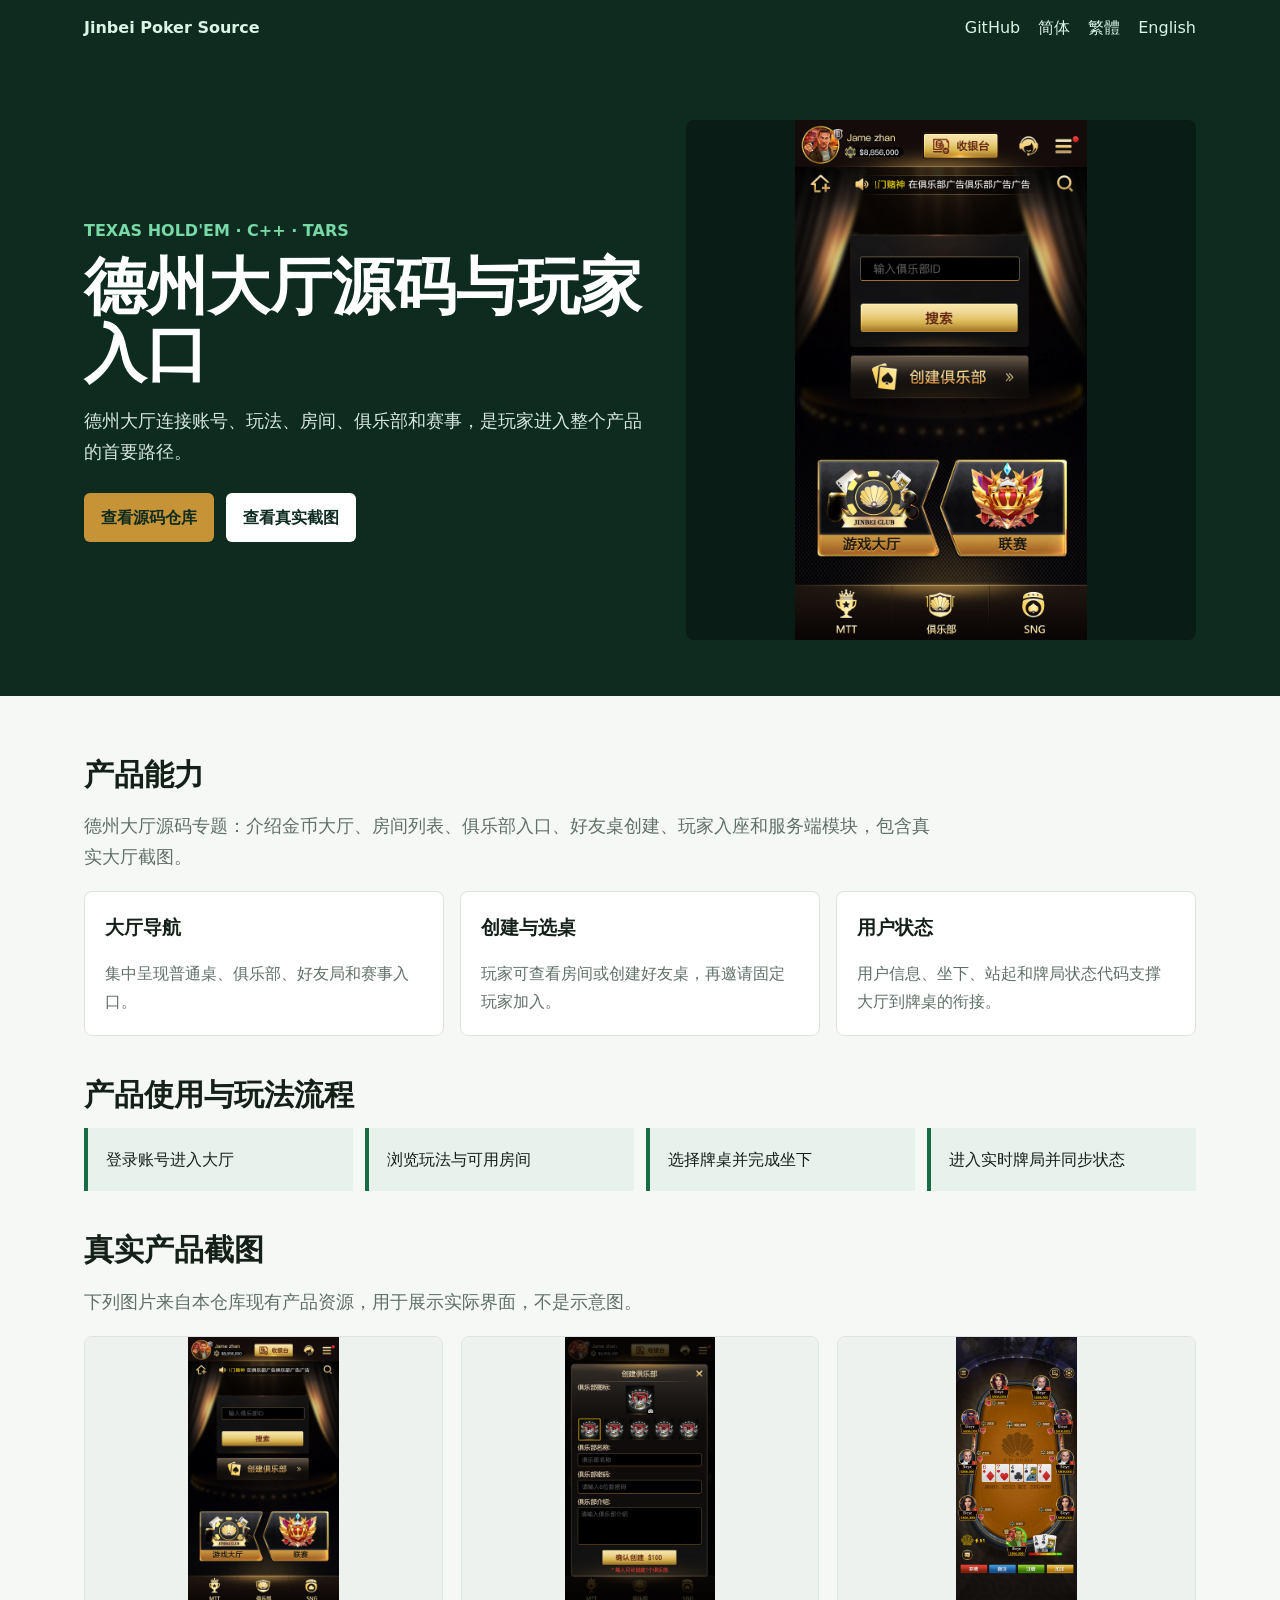
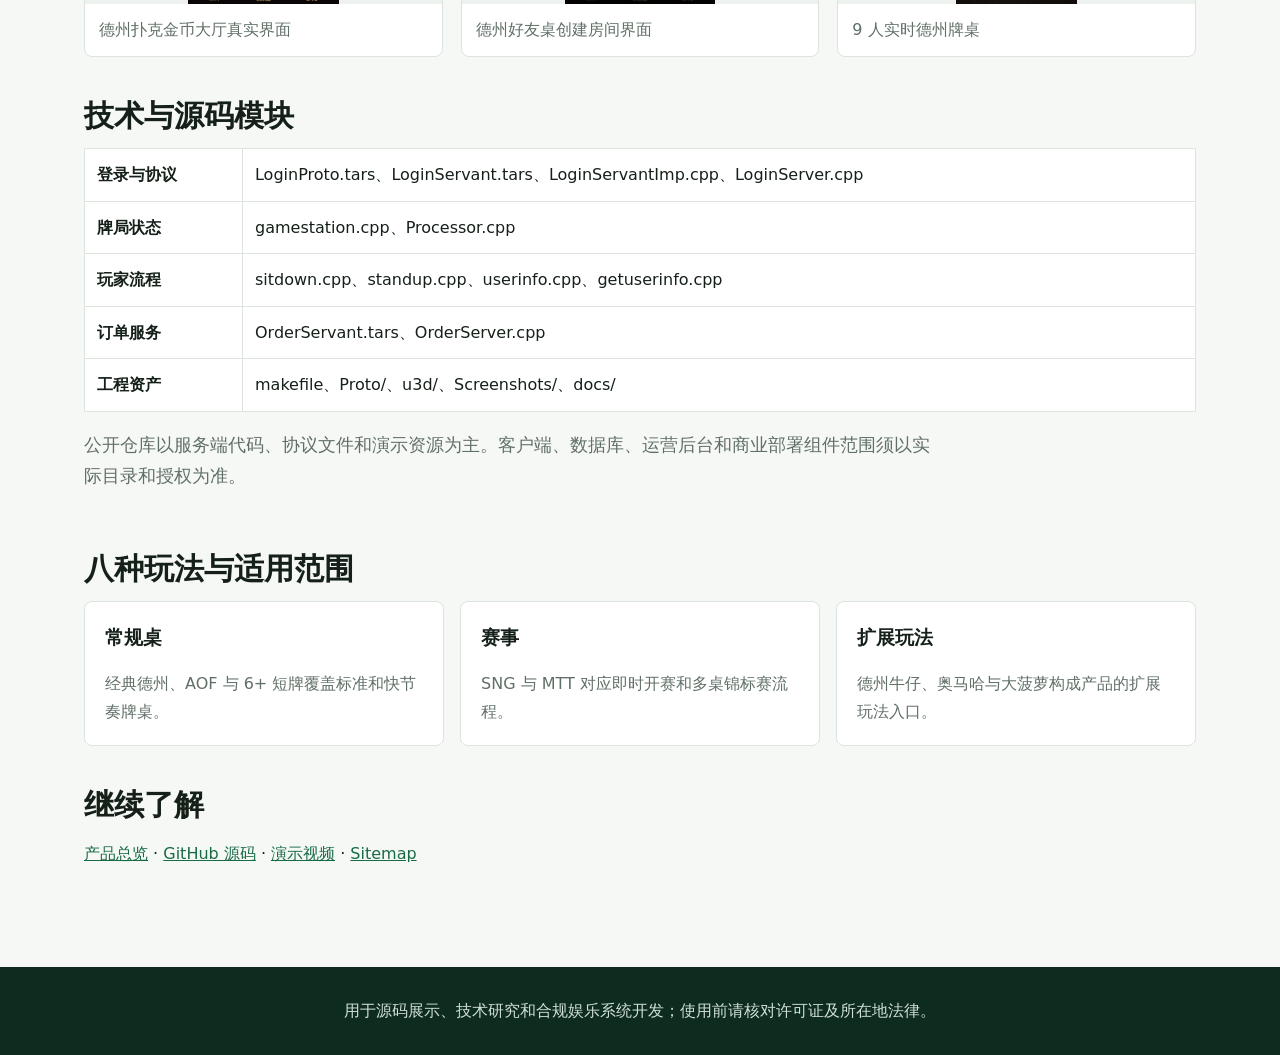
<file: docs/zh-cn/poker-lobby-source-code.html>
<!doctype html><html lang="zh-CN"><head><meta charset="utf-8"><meta name="viewport" content="width=device-width,initial-scale=1"><title>德州大厅源码｜金币大厅、房间与好友桌流程</title><meta name="description" content="德州大厅源码专题：介绍金币大厅、房间列表、俱乐部入口、好友桌创建、玩家入座和服务端模块，包含真实大厅截图。"><link rel="canonical" href="https://masterai-top.github.io/Texas-Holdem-Poker-Game-Source-Code/zh-cn/poker-lobby-source-code.html"><link rel="alternate" hreflang="zh-Hans" href="https://masterai-top.github.io/Texas-Holdem-Poker-Game-Source-Code/zh-cn/poker-lobby-source-code.html"><link rel="alternate" hreflang="zh-Hant" href="https://masterai-top.github.io/Texas-Holdem-Poker-Game-Source-Code/zh-tw/poker-lobby-source-code.html"><link rel="alternate" hreflang="en" href="https://masterai-top.github.io/Texas-Holdem-Poker-Game-Source-Code/en/poker-lobby-tournament-platform.html"><link rel="alternate" hreflang="x-default" href="https://masterai-top.github.io/Texas-Holdem-Poker-Game-Source-Code/"><meta property="og:type" content="website"><meta property="og:title" content="德州大厅源码｜金币大厅、房间与好友桌流程"><meta property="og:description" content="德州大厅源码专题：介绍金币大厅、房间列表、俱乐部入口、好友桌创建、玩家入座和服务端模块，包含真实大厅截图。"><meta property="og:image" content="https://masterai-top.github.io/Texas-Holdem-Poker-Game-Source-Code/Assets/Screenshots/dating.jpg"><link rel="stylesheet" href="../styles.css"><script type="application/ld+json">{"@context":"https://schema.org","@type":"TechArticle","headline":"德州大厅源码与玩家入口","description":"德州大厅源码专题：介绍金币大厅、房间列表、俱乐部入口、好友桌创建、玩家入座和服务端模块，包含真实大厅截图。","url":"https://masterai-top.github.io/Texas-Holdem-Poker-Game-Source-Code/zh-cn/poker-lobby-source-code.html","image":["https://masterai-top.github.io/Texas-Holdem-Poker-Game-Source-Code/Assets/Screenshots/dating.jpg","https://masterai-top.github.io/Texas-Holdem-Poker-Game-Source-Code/Assets/Screenshots/chuangjian.jpg"],"about":{"@type":"SoftwareSourceCode","name":"Texas Hold'em Poker Game Source Code","codeRepository":"https://github.com/masterai-top/Texas-Holdem-Poker-Game-Source-Code","programmingLanguage":["C++","Unity"]}}</script></head><body>
<nav><div class="inner"><a class="brand" href="https://masterai-top.github.io/Texas-Holdem-Poker-Game-Source-Code/">Jinbei Poker Source</a><a href="https://github.com/masterai-top/Texas-Holdem-Poker-Game-Source-Code">GitHub</a><a href="https://masterai-top.github.io/Texas-Holdem-Poker-Game-Source-Code/zh-cn/texas-holdem-source-code.html">简体</a><a href="https://masterai-top.github.io/Texas-Holdem-Poker-Game-Source-Code/zh-tw/texas-holdem-source-code.html">繁體</a><a href="https://masterai-top.github.io/Texas-Holdem-Poker-Game-Source-Code/en/texas-holdem-source-code.html">English</a></div></nav>
<header class="hero"><div class="inner"><div><div class="eyebrow">TEXAS HOLD'EM · C++ · TARS</div><h1>德州大厅源码与玩家入口</h1><p>德州大厅连接账号、玩法、房间、俱乐部和赛事，是玩家进入整个产品的首要路径。</p><div class="actions"><a class="button primary" href="https://github.com/masterai-top/Texas-Holdem-Poker-Game-Source-Code">查看源码仓库</a><a class="button" href="#screens">查看真实截图</a></div></div><img src="../Assets/Screenshots/dating.jpg" alt="德州扑克金币大厅真实界面"></div></header>
<main><section><h2>产品能力</h2><p class="lead">德州大厅源码专题：介绍金币大厅、房间列表、俱乐部入口、好友桌创建、玩家入座和服务端模块，包含真实大厅截图。</p><div class="grid"><article class='card'><h3>大厅导航</h3><p>集中呈现普通桌、俱乐部、好友局和赛事入口。</p></article>
<article class='card'><h3>创建与选桌</h3><p>玩家可查看房间或创建好友桌，再邀请固定玩家加入。</p></article>
<article class='card'><h3>用户状态</h3><p>用户信息、坐下、站起和牌局状态代码支撑大厅到牌桌的衔接。</p></article></div></section><section><h2>产品使用与玩法流程</h2><div class="flow"><div>登录账号进入大厅</div>
<div>浏览玩法与可用房间</div>
<div>选择牌桌并完成坐下</div>
<div>进入实时牌局并同步状态</div></div></section><section id="screens"><h2>真实产品截图</h2><p class="lead">下列图片来自本仓库现有产品资源，用于展示实际界面，不是示意图。</p><div class="shots"><figure><img src="../Assets/Screenshots/dating.jpg" alt="德州扑克金币大厅真实界面" loading="lazy"><figcaption>德州扑克金币大厅真实界面</figcaption></figure><figure><img src="../Assets/Screenshots/chuangjian.jpg" alt="德州好友桌创建房间界面" loading="lazy"><figcaption>德州好友桌创建房间界面</figcaption></figure><figure><img src="../Assets/Screenshots/9ren.jpg" alt="Texas Holdem 9 seat poker table" loading="lazy"><figcaption>9 人实时德州牌桌</figcaption></figure></div></section><section><h2>技术与源码模块</h2><table><tbody><tr><th>登录与协议</th><td>LoginProto.tars、LoginServant.tars、LoginServantImp.cpp、LoginServer.cpp</td></tr>
<tr><th>牌局状态</th><td>gamestation.cpp、Processor.cpp</td></tr>
<tr><th>玩家流程</th><td>sitdown.cpp、standup.cpp、userinfo.cpp、getuserinfo.cpp</td></tr>
<tr><th>订单服务</th><td>OrderServant.tars、OrderServer.cpp</td></tr>
<tr><th>工程资产</th><td>makefile、Proto/、u3d/、Screenshots/、docs/</td></tr></tbody></table><p class="lead">公开仓库以服务端代码、协议文件和演示资源为主。客户端、数据库、运营后台和商业部署组件范围须以实际目录和授权为准。</p></section><section><h2>八种玩法与适用范围</h2><div class="grid"><article class="card"><h3>常规桌</h3><p>经典德州、AOF 与 6+ 短牌覆盖标准和快节奏牌桌。</p></article><article class="card"><h3>赛事</h3><p>SNG 与 MTT 对应即时开赛和多桌锦标赛流程。</p></article><article class="card"><h3>扩展玩法</h3><p>德州牛仔、奥马哈与大菠萝构成产品的扩展玩法入口。</p></article></div></section><section><h2>继续了解</h2><p><a href="https://masterai-top.github.io/Texas-Holdem-Poker-Game-Source-Code/">产品总览</a> · <a href="https://github.com/masterai-top/Texas-Holdem-Poker-Game-Source-Code">GitHub 源码</a> · <a href="https://youtu.be/job2jRcSnl4?si=p3AjN6trak3jStfc">演示视频</a> · <a href="https://masterai-top.github.io/Texas-Holdem-Poker-Game-Source-Code/sitemap.xml">Sitemap</a></p></section></main><footer>用于源码展示、技术研究和合规娱乐系统开发；使用前请核对许可证及所在地法律。</footer></body></html>
</file>
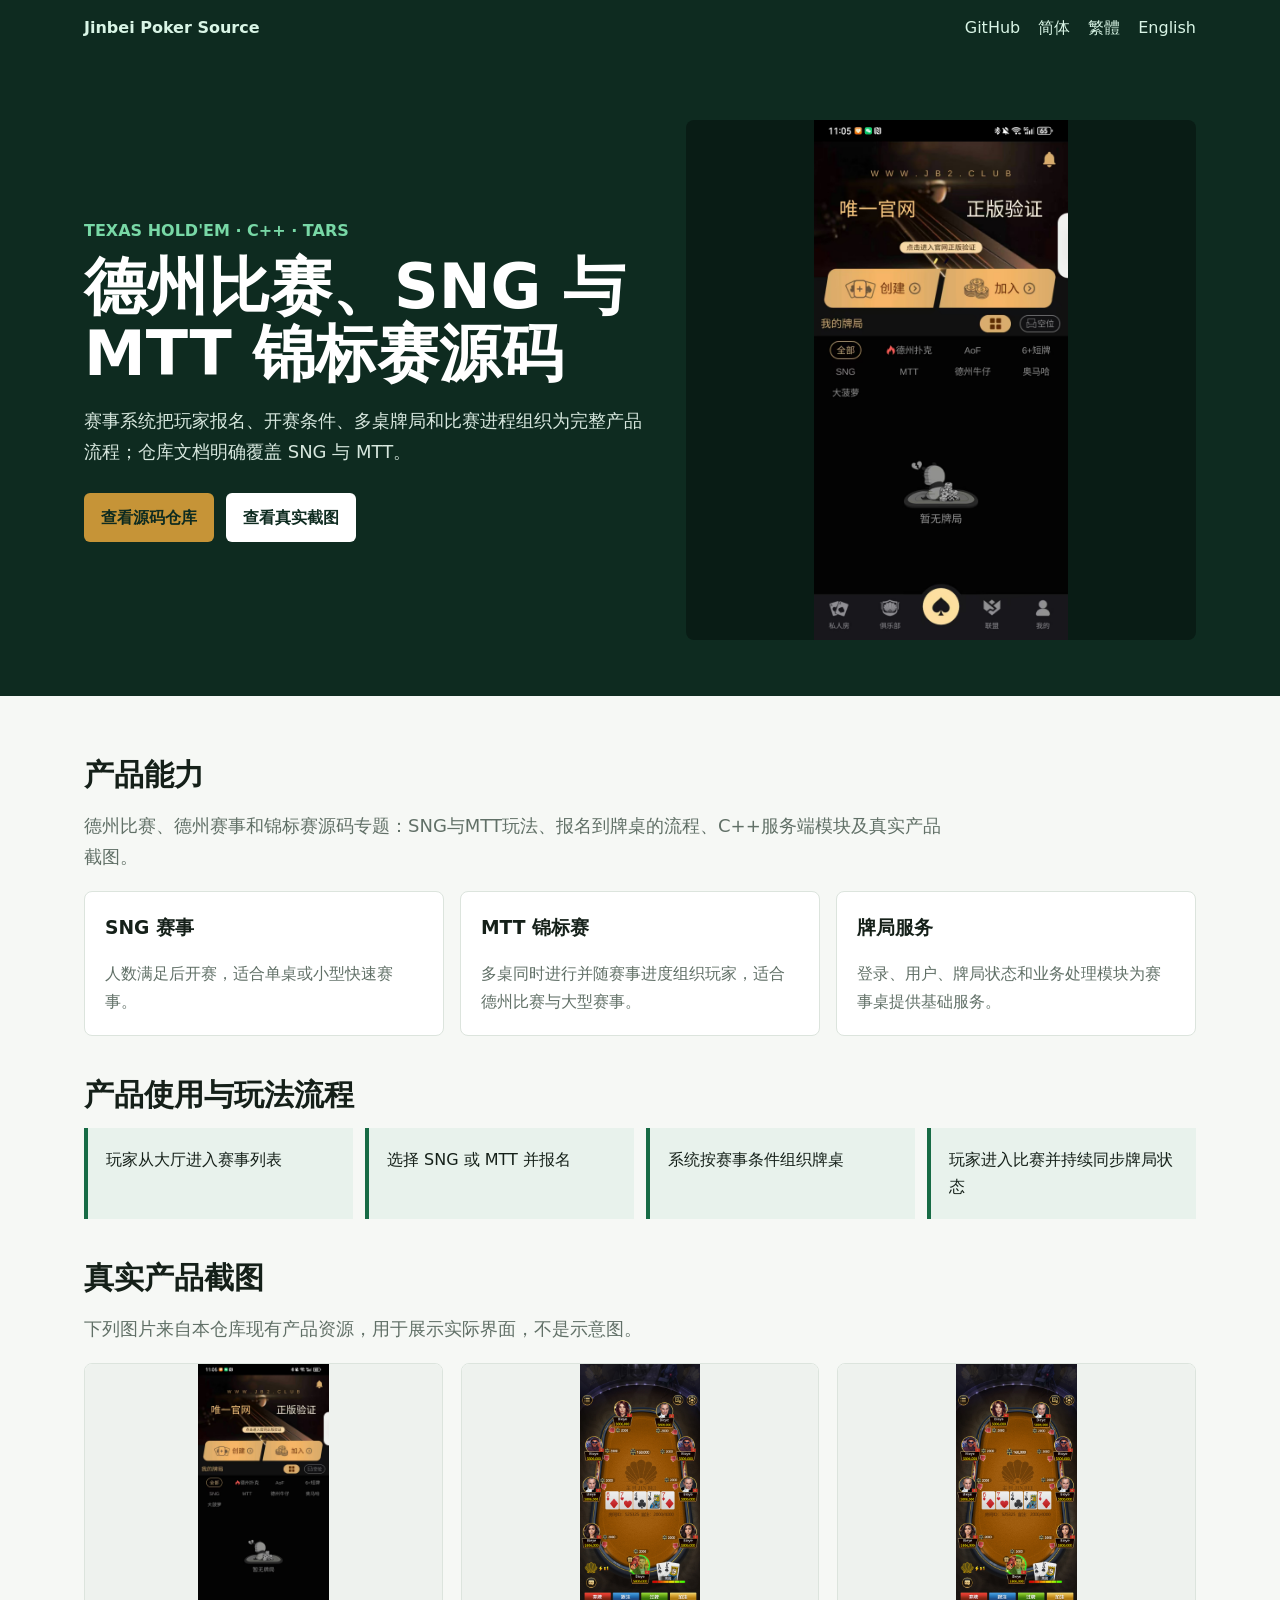
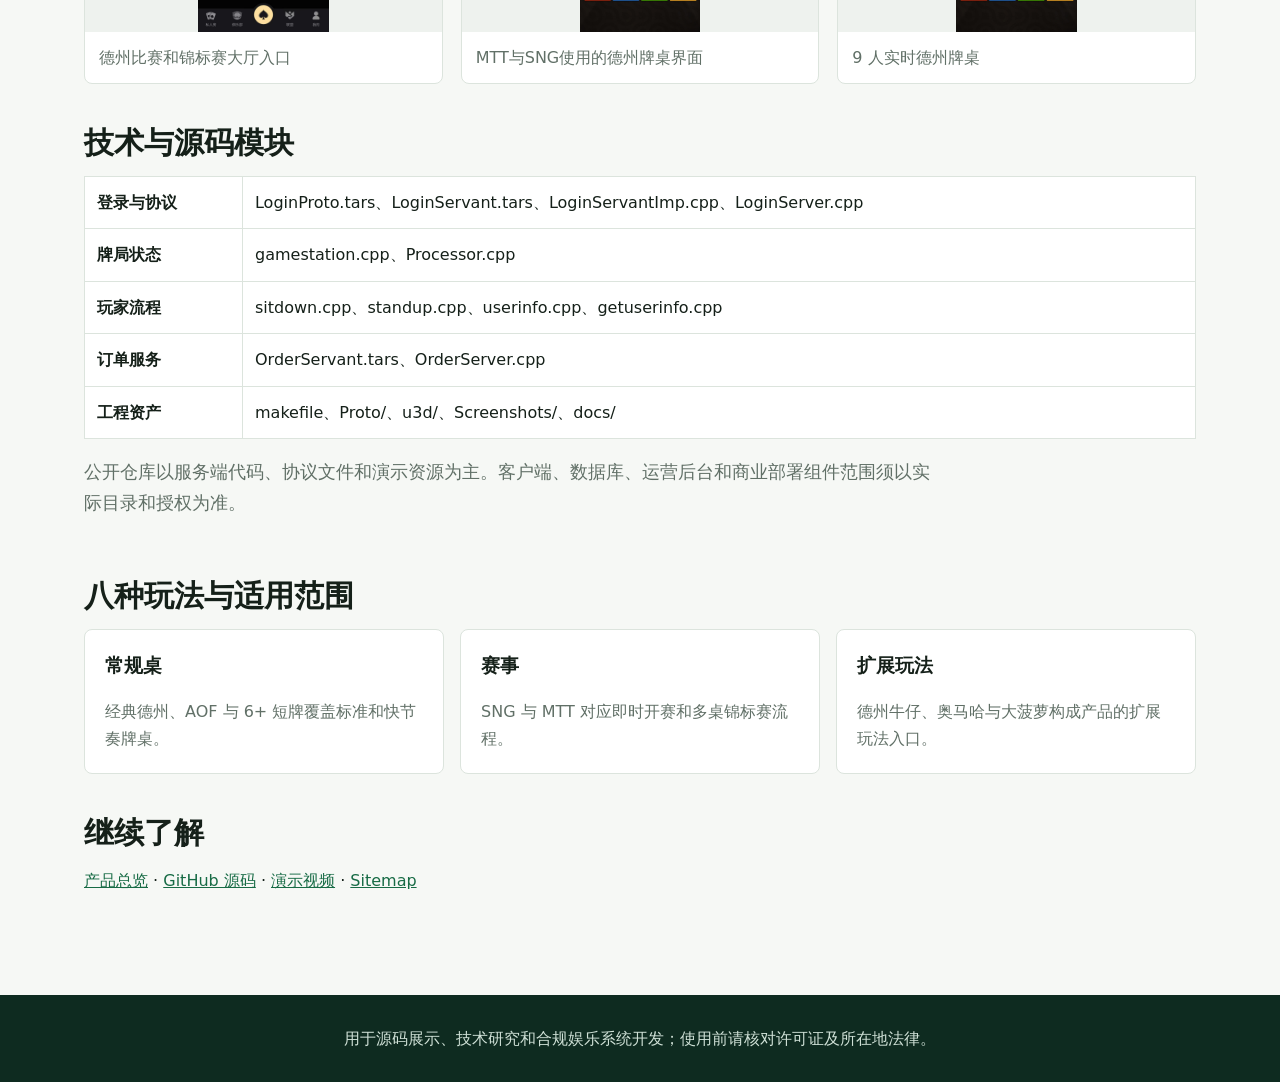
<file: docs/zh-cn/poker-tournament-source-code.html>
<!doctype html><html lang="zh-CN"><head><meta charset="utf-8"><meta name="viewport" content="width=device-width,initial-scale=1"><title>德州比赛与锦标赛源码｜SNG、MTT赛事系统</title><meta name="description" content="德州比赛、德州赛事和锦标赛源码专题：SNG与MTT玩法、报名到牌桌的流程、C++服务端模块及真实产品截图。"><link rel="canonical" href="https://masterai-top.github.io/Texas-Holdem-Poker-Game-Source-Code/zh-cn/poker-tournament-source-code.html"><link rel="alternate" hreflang="zh-Hans" href="https://masterai-top.github.io/Texas-Holdem-Poker-Game-Source-Code/zh-cn/poker-tournament-source-code.html"><link rel="alternate" hreflang="zh-Hant" href="https://masterai-top.github.io/Texas-Holdem-Poker-Game-Source-Code/zh-tw/poker-tournament-source-code.html"><link rel="alternate" hreflang="en" href="https://masterai-top.github.io/Texas-Holdem-Poker-Game-Source-Code/en/poker-lobby-tournament-platform.html"><link rel="alternate" hreflang="x-default" href="https://masterai-top.github.io/Texas-Holdem-Poker-Game-Source-Code/"><meta property="og:type" content="website"><meta property="og:title" content="德州比赛与锦标赛源码｜SNG、MTT赛事系统"><meta property="og:description" content="德州比赛、德州赛事和锦标赛源码专题：SNG与MTT玩法、报名到牌桌的流程、C++服务端模块及真实产品截图。"><meta property="og:image" content="https://masterai-top.github.io/Texas-Holdem-Poker-Game-Source-Code/Assets/Screenshots/dating2.jpg"><link rel="stylesheet" href="../styles.css"><script type="application/ld+json">{"@context":"https://schema.org","@type":"TechArticle","headline":"德州比赛、SNG 与 MTT 锦标赛源码","description":"德州比赛、德州赛事和锦标赛源码专题：SNG与MTT玩法、报名到牌桌的流程、C++服务端模块及真实产品截图。","url":"https://masterai-top.github.io/Texas-Holdem-Poker-Game-Source-Code/zh-cn/poker-tournament-source-code.html","image":["https://masterai-top.github.io/Texas-Holdem-Poker-Game-Source-Code/Assets/Screenshots/dating2.jpg","https://masterai-top.github.io/Texas-Holdem-Poker-Game-Source-Code/Assets/Screenshots/9ren.jpg"],"about":{"@type":"SoftwareSourceCode","name":"Texas Hold'em Poker Game Source Code","codeRepository":"https://github.com/masterai-top/Texas-Holdem-Poker-Game-Source-Code","programmingLanguage":["C++","Unity"]}}</script></head><body>
<nav><div class="inner"><a class="brand" href="https://masterai-top.github.io/Texas-Holdem-Poker-Game-Source-Code/">Jinbei Poker Source</a><a href="https://github.com/masterai-top/Texas-Holdem-Poker-Game-Source-Code">GitHub</a><a href="https://masterai-top.github.io/Texas-Holdem-Poker-Game-Source-Code/zh-cn/texas-holdem-source-code.html">简体</a><a href="https://masterai-top.github.io/Texas-Holdem-Poker-Game-Source-Code/zh-tw/texas-holdem-source-code.html">繁體</a><a href="https://masterai-top.github.io/Texas-Holdem-Poker-Game-Source-Code/en/texas-holdem-source-code.html">English</a></div></nav>
<header class="hero"><div class="inner"><div><div class="eyebrow">TEXAS HOLD'EM · C++ · TARS</div><h1>德州比赛、SNG 与 MTT 锦标赛源码</h1><p>赛事系统把玩家报名、开赛条件、多桌牌局和比赛进程组织为完整产品流程；仓库文档明确覆盖 SNG 与 MTT。</p><div class="actions"><a class="button primary" href="https://github.com/masterai-top/Texas-Holdem-Poker-Game-Source-Code">查看源码仓库</a><a class="button" href="#screens">查看真实截图</a></div></div><img src="../Assets/Screenshots/dating2.jpg" alt="德州比赛和锦标赛大厅入口"></div></header>
<main><section><h2>产品能力</h2><p class="lead">德州比赛、德州赛事和锦标赛源码专题：SNG与MTT玩法、报名到牌桌的流程、C++服务端模块及真实产品截图。</p><div class="grid"><article class='card'><h3>SNG 赛事</h3><p>人数满足后开赛，适合单桌或小型快速赛事。</p></article>
<article class='card'><h3>MTT 锦标赛</h3><p>多桌同时进行并随赛事进度组织玩家，适合德州比赛与大型赛事。</p></article>
<article class='card'><h3>牌局服务</h3><p>登录、用户、牌局状态和业务处理模块为赛事桌提供基础服务。</p></article></div></section><section><h2>产品使用与玩法流程</h2><div class="flow"><div>玩家从大厅进入赛事列表</div>
<div>选择 SNG 或 MTT 并报名</div>
<div>系统按赛事条件组织牌桌</div>
<div>玩家进入比赛并持续同步牌局状态</div></div></section><section id="screens"><h2>真实产品截图</h2><p class="lead">下列图片来自本仓库现有产品资源，用于展示实际界面，不是示意图。</p><div class="shots"><figure><img src="../Assets/Screenshots/dating2.jpg" alt="德州比赛和锦标赛大厅入口" loading="lazy"><figcaption>德州比赛和锦标赛大厅入口</figcaption></figure><figure><img src="../Assets/Screenshots/9ren.jpg" alt="MTT与SNG使用的德州牌桌界面" loading="lazy"><figcaption>MTT与SNG使用的德州牌桌界面</figcaption></figure><figure><img src="../Assets/Screenshots/9ren.jpg" alt="Texas Holdem 9 seat poker table" loading="lazy"><figcaption>9 人实时德州牌桌</figcaption></figure></div></section><section><h2>技术与源码模块</h2><table><tbody><tr><th>登录与协议</th><td>LoginProto.tars、LoginServant.tars、LoginServantImp.cpp、LoginServer.cpp</td></tr>
<tr><th>牌局状态</th><td>gamestation.cpp、Processor.cpp</td></tr>
<tr><th>玩家流程</th><td>sitdown.cpp、standup.cpp、userinfo.cpp、getuserinfo.cpp</td></tr>
<tr><th>订单服务</th><td>OrderServant.tars、OrderServer.cpp</td></tr>
<tr><th>工程资产</th><td>makefile、Proto/、u3d/、Screenshots/、docs/</td></tr></tbody></table><p class="lead">公开仓库以服务端代码、协议文件和演示资源为主。客户端、数据库、运营后台和商业部署组件范围须以实际目录和授权为准。</p></section><section><h2>八种玩法与适用范围</h2><div class="grid"><article class="card"><h3>常规桌</h3><p>经典德州、AOF 与 6+ 短牌覆盖标准和快节奏牌桌。</p></article><article class="card"><h3>赛事</h3><p>SNG 与 MTT 对应即时开赛和多桌锦标赛流程。</p></article><article class="card"><h3>扩展玩法</h3><p>德州牛仔、奥马哈与大菠萝构成产品的扩展玩法入口。</p></article></div></section><section><h2>继续了解</h2><p><a href="https://masterai-top.github.io/Texas-Holdem-Poker-Game-Source-Code/">产品总览</a> · <a href="https://github.com/masterai-top/Texas-Holdem-Poker-Game-Source-Code">GitHub 源码</a> · <a href="https://youtu.be/job2jRcSnl4?si=p3AjN6trak3jStfc">演示视频</a> · <a href="https://masterai-top.github.io/Texas-Holdem-Poker-Game-Source-Code/sitemap.xml">Sitemap</a></p></section></main><footer>用于源码展示、技术研究和合规娱乐系统开发；使用前请核对许可证及所在地法律。</footer></body></html>
</file>
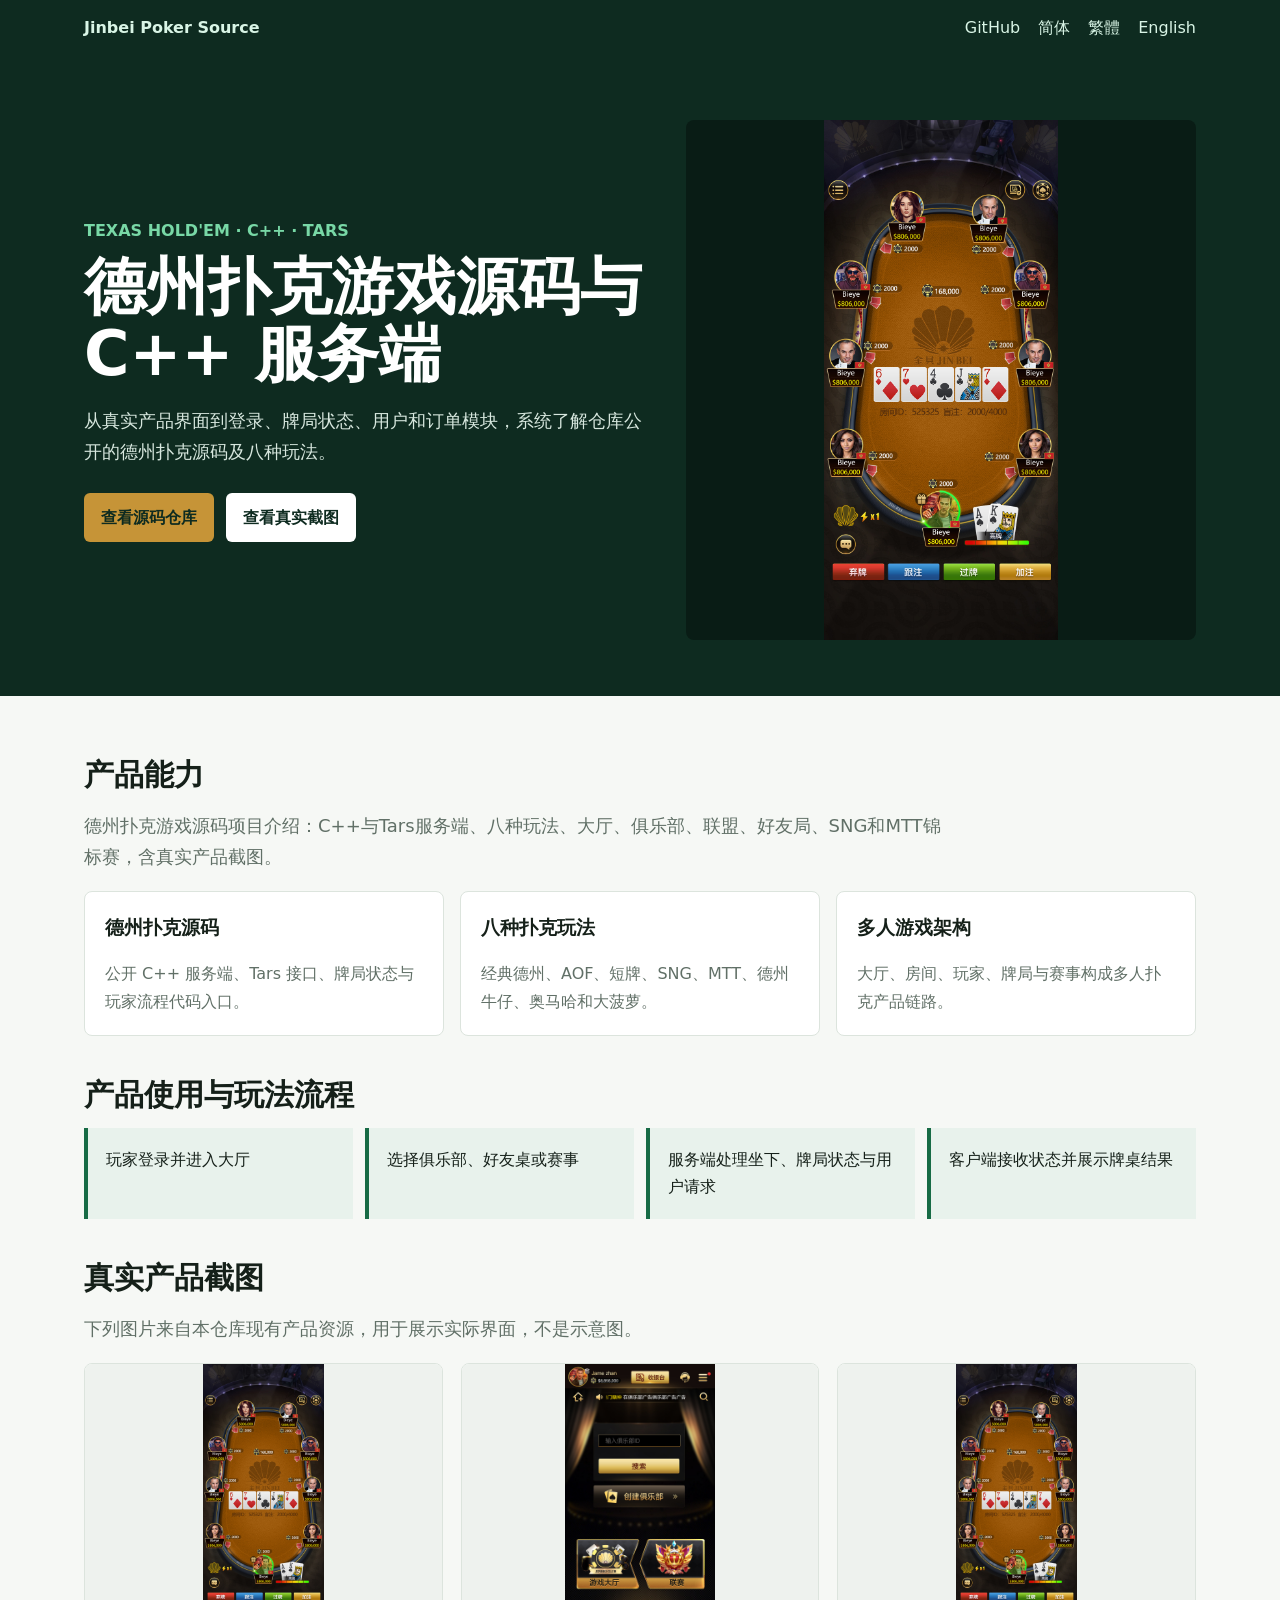
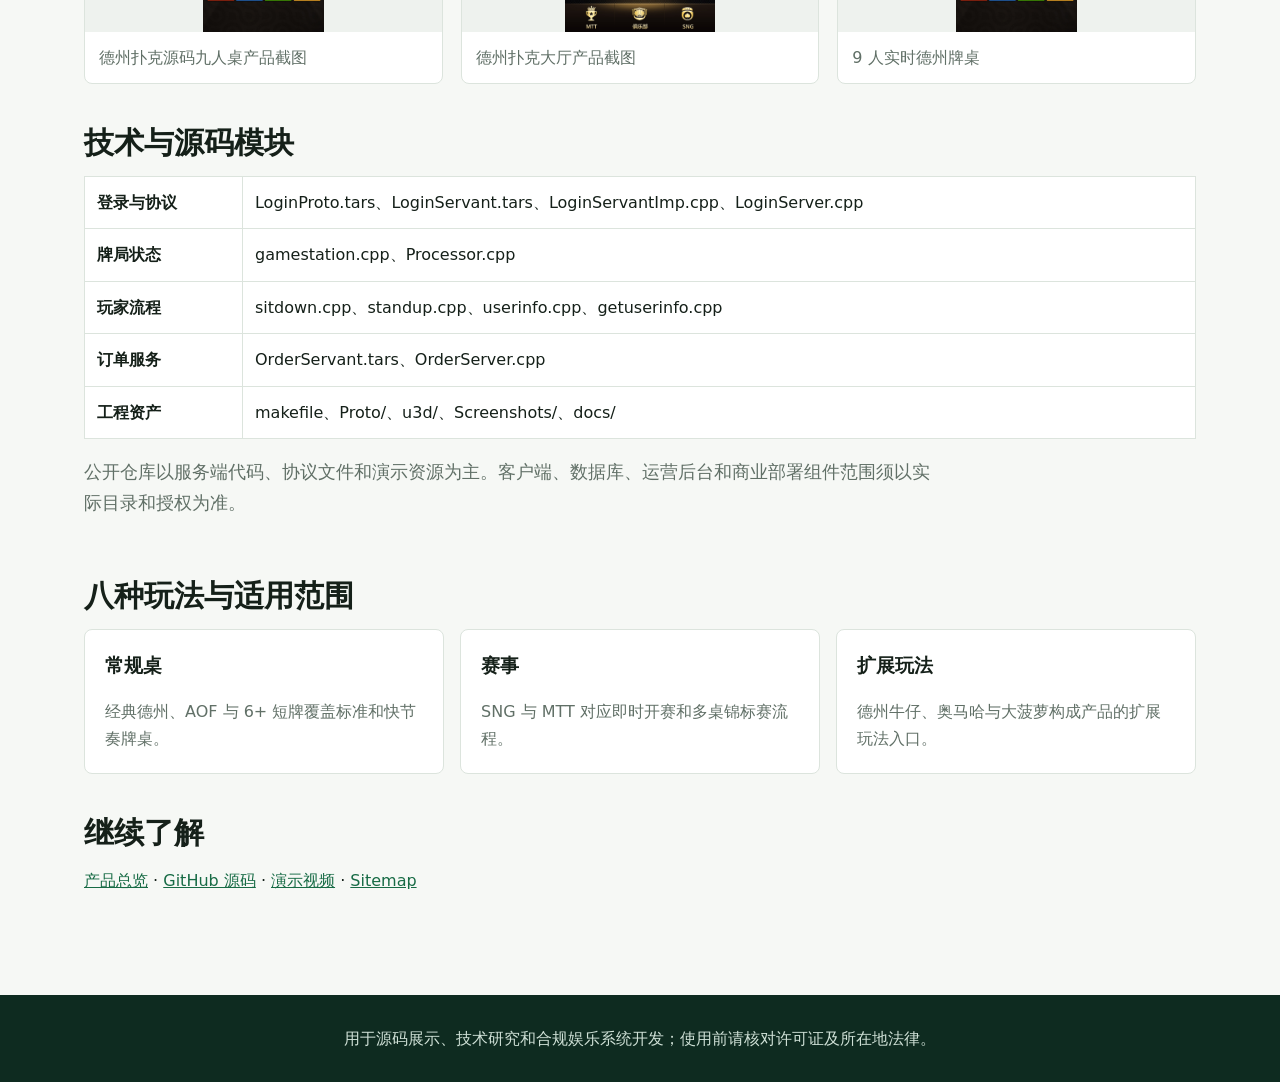
<file: docs/zh-cn/texas-holdem-source-code.html>
<!doctype html><html lang="zh-CN"><head><meta charset="utf-8"><meta name="viewport" content="width=device-width,initial-scale=1"><title>德州扑克游戏源码｜C++服务端、八种玩法与技术模块</title><meta name="description" content="德州扑克游戏源码项目介绍：C++与Tars服务端、八种玩法、大厅、俱乐部、联盟、好友局、SNG和MTT锦标赛，含真实产品截图。"><link rel="canonical" href="https://masterai-top.github.io/Texas-Holdem-Poker-Game-Source-Code/zh-cn/texas-holdem-source-code.html"><link rel="alternate" hreflang="zh-Hans" href="https://masterai-top.github.io/Texas-Holdem-Poker-Game-Source-Code/zh-cn/texas-holdem-source-code.html"><link rel="alternate" hreflang="zh-Hant" href="https://masterai-top.github.io/Texas-Holdem-Poker-Game-Source-Code/zh-tw/texas-holdem-source-code.html"><link rel="alternate" hreflang="en" href="https://masterai-top.github.io/Texas-Holdem-Poker-Game-Source-Code/en/texas-holdem-source-code.html"><link rel="alternate" hreflang="x-default" href="https://masterai-top.github.io/Texas-Holdem-Poker-Game-Source-Code/"><meta property="og:type" content="website"><meta property="og:title" content="德州扑克游戏源码｜C++服务端、八种玩法与技术模块"><meta property="og:description" content="德州扑克游戏源码项目介绍：C++与Tars服务端、八种玩法、大厅、俱乐部、联盟、好友局、SNG和MTT锦标赛，含真实产品截图。"><meta property="og:image" content="https://masterai-top.github.io/Texas-Holdem-Poker-Game-Source-Code/Assets/Screenshots/9ren.jpg"><link rel="stylesheet" href="../styles.css"><script type="application/ld+json">{"@context":"https://schema.org","@type":"TechArticle","headline":"德州扑克游戏源码与 C++ 服务端","description":"德州扑克游戏源码项目介绍：C++与Tars服务端、八种玩法、大厅、俱乐部、联盟、好友局、SNG和MTT锦标赛，含真实产品截图。","url":"https://masterai-top.github.io/Texas-Holdem-Poker-Game-Source-Code/zh-cn/texas-holdem-source-code.html","image":["https://masterai-top.github.io/Texas-Holdem-Poker-Game-Source-Code/Assets/Screenshots/9ren.jpg","https://masterai-top.github.io/Texas-Holdem-Poker-Game-Source-Code/Assets/Screenshots/dating.jpg"],"about":{"@type":"SoftwareSourceCode","name":"Texas Hold'em Poker Game Source Code","codeRepository":"https://github.com/masterai-top/Texas-Holdem-Poker-Game-Source-Code","programmingLanguage":["C++","Unity"]}}</script></head><body>
<nav><div class="inner"><a class="brand" href="https://masterai-top.github.io/Texas-Holdem-Poker-Game-Source-Code/">Jinbei Poker Source</a><a href="https://github.com/masterai-top/Texas-Holdem-Poker-Game-Source-Code">GitHub</a><a href="https://masterai-top.github.io/Texas-Holdem-Poker-Game-Source-Code/zh-cn/texas-holdem-source-code.html">简体</a><a href="https://masterai-top.github.io/Texas-Holdem-Poker-Game-Source-Code/zh-tw/texas-holdem-source-code.html">繁體</a><a href="https://masterai-top.github.io/Texas-Holdem-Poker-Game-Source-Code/en/texas-holdem-source-code.html">English</a></div></nav>
<header class="hero"><div class="inner"><div><div class="eyebrow">TEXAS HOLD'EM · C++ · TARS</div><h1>德州扑克游戏源码与 C++ 服务端</h1><p>从真实产品界面到登录、牌局状态、用户和订单模块，系统了解仓库公开的德州扑克源码及八种玩法。</p><div class="actions"><a class="button primary" href="https://github.com/masterai-top/Texas-Holdem-Poker-Game-Source-Code">查看源码仓库</a><a class="button" href="#screens">查看真实截图</a></div></div><img src="../Assets/Screenshots/9ren.jpg" alt="德州扑克源码九人桌产品截图"></div></header>
<main><section><h2>产品能力</h2><p class="lead">德州扑克游戏源码项目介绍：C++与Tars服务端、八种玩法、大厅、俱乐部、联盟、好友局、SNG和MTT锦标赛，含真实产品截图。</p><div class="grid"><article class='card'><h3>德州扑克源码</h3><p>公开 C++ 服务端、Tars 接口、牌局状态与玩家流程代码入口。</p></article>
<article class='card'><h3>八种扑克玩法</h3><p>经典德州、AOF、短牌、SNG、MTT、德州牛仔、奥马哈和大菠萝。</p></article>
<article class='card'><h3>多人游戏架构</h3><p>大厅、房间、玩家、牌局与赛事构成多人扑克产品链路。</p></article></div></section><section><h2>产品使用与玩法流程</h2><div class="flow"><div>玩家登录并进入大厅</div>
<div>选择俱乐部、好友桌或赛事</div>
<div>服务端处理坐下、牌局状态与用户请求</div>
<div>客户端接收状态并展示牌桌结果</div></div></section><section id="screens"><h2>真实产品截图</h2><p class="lead">下列图片来自本仓库现有产品资源，用于展示实际界面，不是示意图。</p><div class="shots"><figure><img src="../Assets/Screenshots/9ren.jpg" alt="德州扑克源码九人桌产品截图" loading="lazy"><figcaption>德州扑克源码九人桌产品截图</figcaption></figure><figure><img src="../Assets/Screenshots/dating.jpg" alt="德州扑克大厅产品截图" loading="lazy"><figcaption>德州扑克大厅产品截图</figcaption></figure><figure><img src="../Assets/Screenshots/9ren.jpg" alt="Texas Holdem 9 seat poker table" loading="lazy"><figcaption>9 人实时德州牌桌</figcaption></figure></div></section><section><h2>技术与源码模块</h2><table><tbody><tr><th>登录与协议</th><td>LoginProto.tars、LoginServant.tars、LoginServantImp.cpp、LoginServer.cpp</td></tr>
<tr><th>牌局状态</th><td>gamestation.cpp、Processor.cpp</td></tr>
<tr><th>玩家流程</th><td>sitdown.cpp、standup.cpp、userinfo.cpp、getuserinfo.cpp</td></tr>
<tr><th>订单服务</th><td>OrderServant.tars、OrderServer.cpp</td></tr>
<tr><th>工程资产</th><td>makefile、Proto/、u3d/、Screenshots/、docs/</td></tr></tbody></table><p class="lead">公开仓库以服务端代码、协议文件和演示资源为主。客户端、数据库、运营后台和商业部署组件范围须以实际目录和授权为准。</p></section><section><h2>八种玩法与适用范围</h2><div class="grid"><article class="card"><h3>常规桌</h3><p>经典德州、AOF 与 6+ 短牌覆盖标准和快节奏牌桌。</p></article><article class="card"><h3>赛事</h3><p>SNG 与 MTT 对应即时开赛和多桌锦标赛流程。</p></article><article class="card"><h3>扩展玩法</h3><p>德州牛仔、奥马哈与大菠萝构成产品的扩展玩法入口。</p></article></div></section><section><h2>继续了解</h2><p><a href="https://masterai-top.github.io/Texas-Holdem-Poker-Game-Source-Code/">产品总览</a> · <a href="https://github.com/masterai-top/Texas-Holdem-Poker-Game-Source-Code">GitHub 源码</a> · <a href="https://youtu.be/job2jRcSnl4?si=p3AjN6trak3jStfc">演示视频</a> · <a href="https://masterai-top.github.io/Texas-Holdem-Poker-Game-Source-Code/sitemap.xml">Sitemap</a></p></section></main><footer>用于源码展示、技术研究和合规娱乐系统开发；使用前请核对许可证及所在地法律。</footer></body></html>
</file>
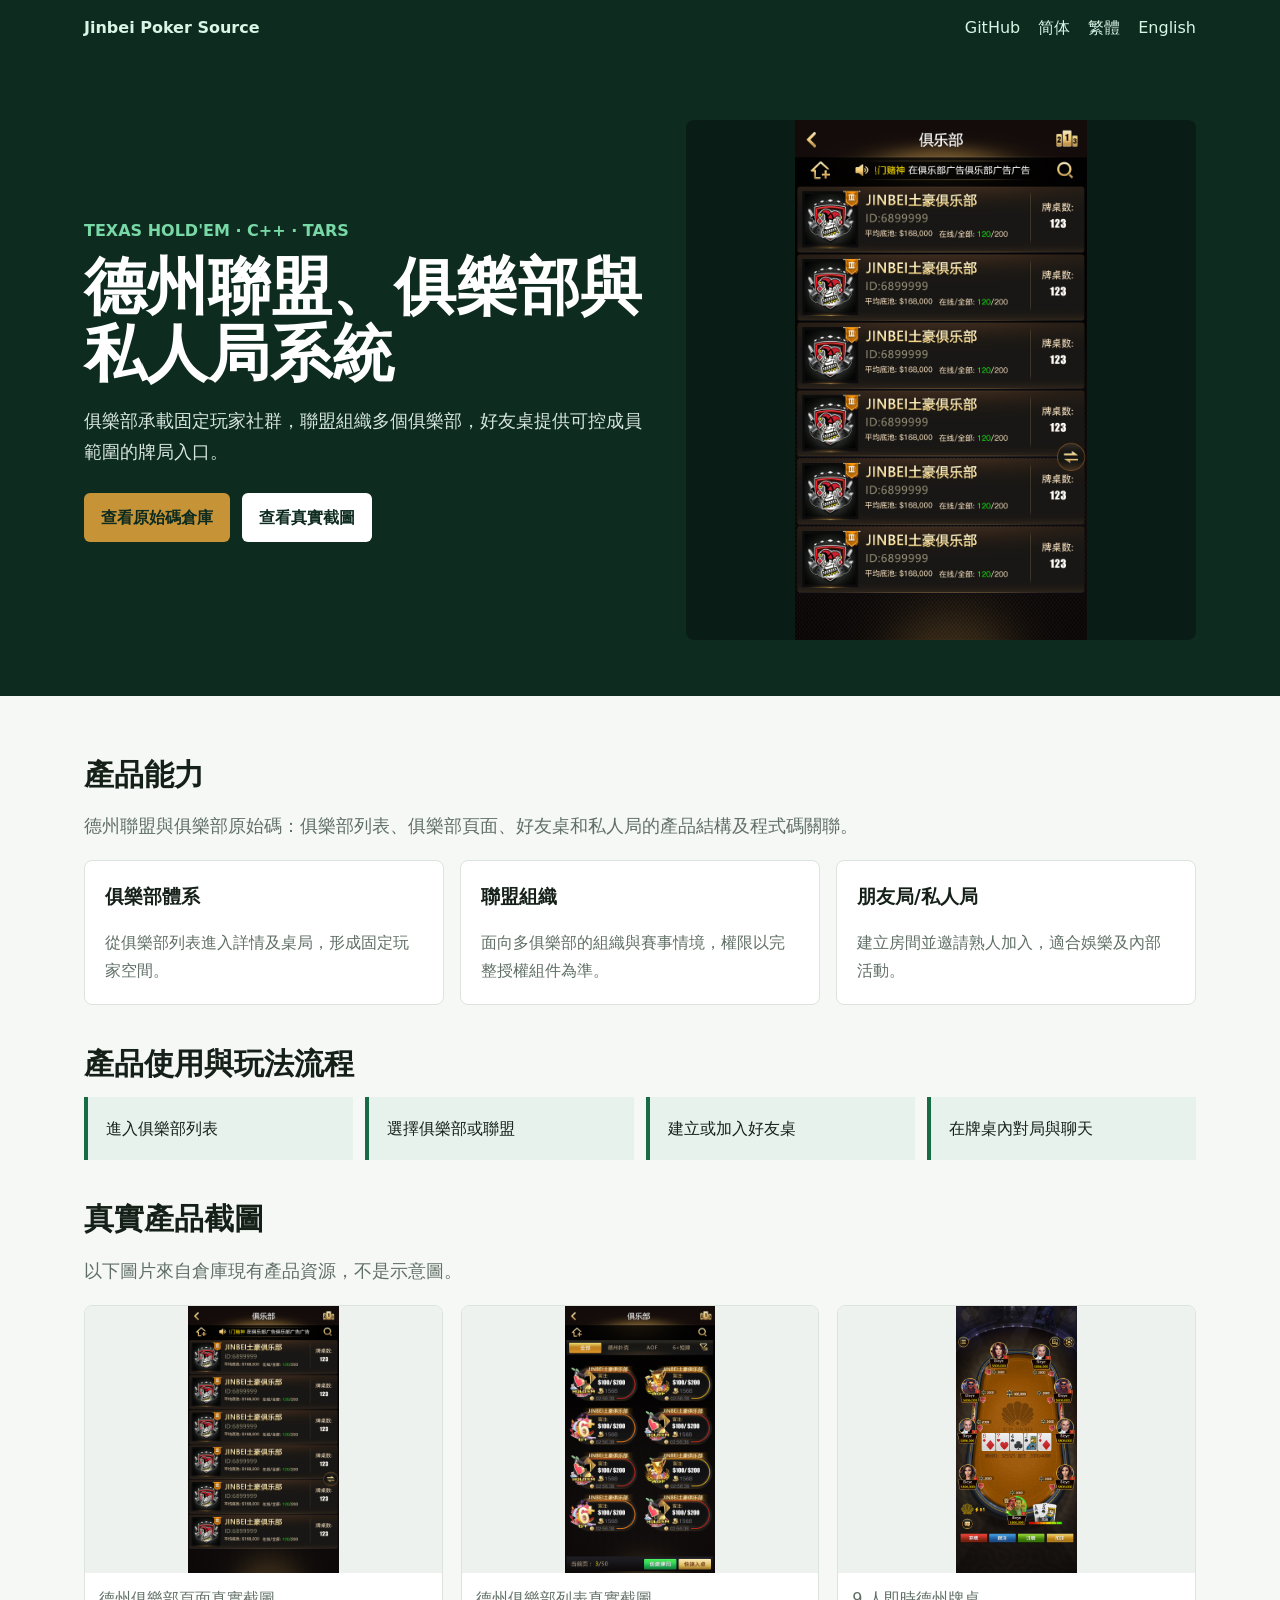
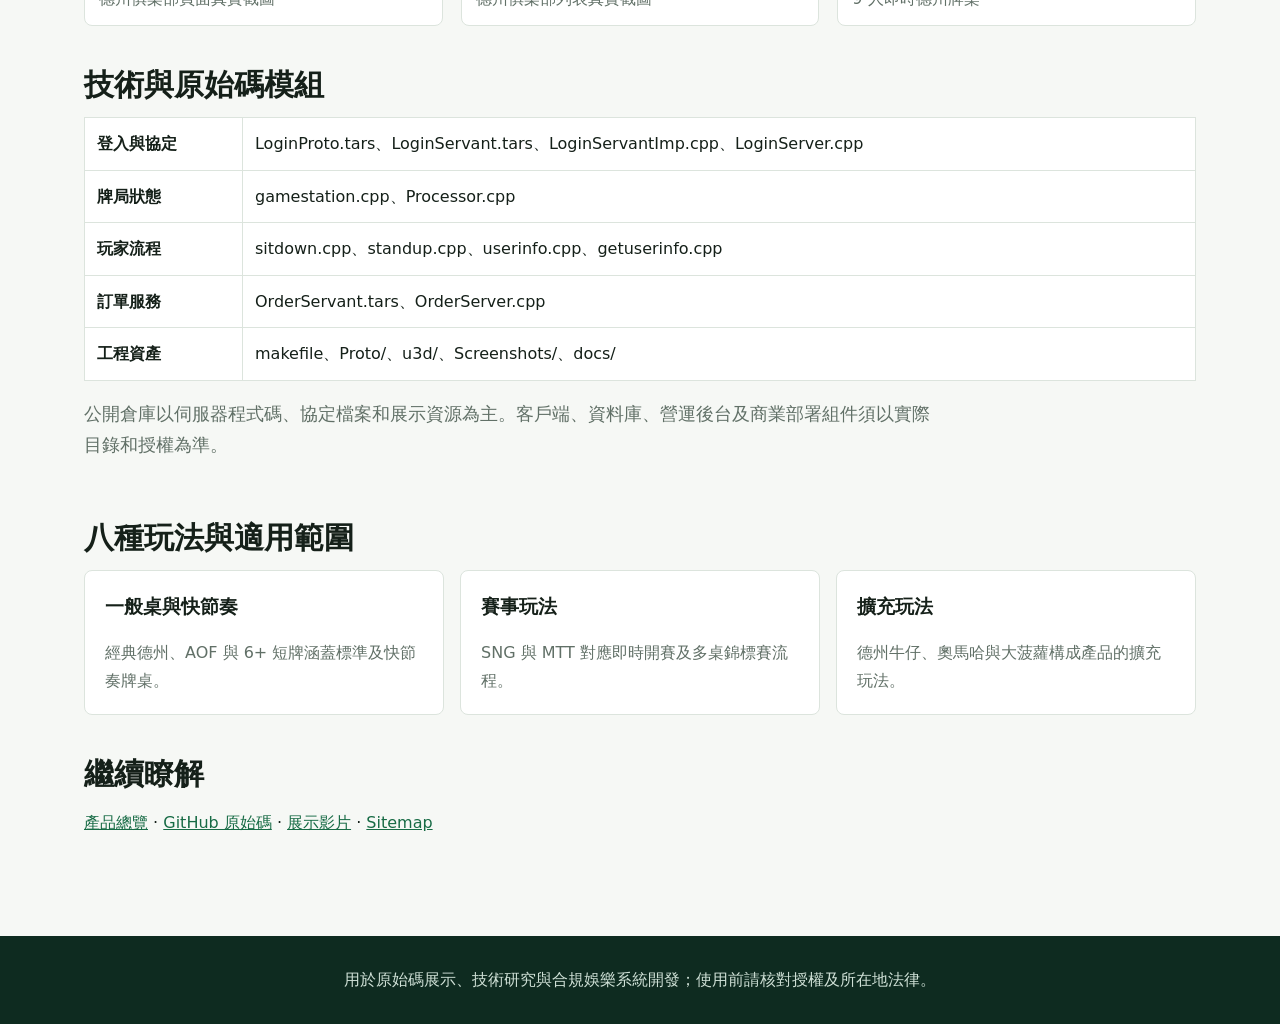
<file: docs/zh-tw/poker-alliance-system.html>
<!doctype html><html lang="zh-Hant"><head><meta charset="utf-8"><meta name="viewport" content="width=device-width,initial-scale=1"><title>德州聯盟與俱樂部原始碼｜朋友局、私人局</title><meta name="description" content="德州聯盟與俱樂部原始碼：俱樂部列表、俱樂部頁面、好友桌和私人局的產品結構及程式碼關聯。"><link rel="canonical" href="https://masterai-top.github.io/Texas-Holdem-Poker-Game-Source-Code/zh-tw/poker-alliance-system.html"><link rel="alternate" hreflang="zh-Hans" href="https://masterai-top.github.io/Texas-Holdem-Poker-Game-Source-Code/zh-cn/poker-alliance-system.html"><link rel="alternate" hreflang="zh-Hant" href="https://masterai-top.github.io/Texas-Holdem-Poker-Game-Source-Code/zh-tw/poker-alliance-system.html"><link rel="alternate" hreflang="en" href="https://masterai-top.github.io/Texas-Holdem-Poker-Game-Source-Code/en/poker-lobby-tournament-platform.html"><link rel="alternate" hreflang="x-default" href="https://masterai-top.github.io/Texas-Holdem-Poker-Game-Source-Code/"><meta property="og:type" content="website"><meta property="og:title" content="德州聯盟與俱樂部原始碼｜朋友局、私人局"><meta property="og:description" content="德州聯盟與俱樂部原始碼：俱樂部列表、俱樂部頁面、好友桌和私人局的產品結構及程式碼關聯。"><meta property="og:image" content="https://masterai-top.github.io/Texas-Holdem-Poker-Game-Source-Code/Assets/Screenshots/julebu.jpg"><link rel="stylesheet" href="../styles.css"><script type="application/ld+json">{"@context":"https://schema.org","@type":"TechArticle","headline":"德州聯盟、俱樂部與私人局系統","description":"德州聯盟與俱樂部原始碼：俱樂部列表、俱樂部頁面、好友桌和私人局的產品結構及程式碼關聯。","url":"https://masterai-top.github.io/Texas-Holdem-Poker-Game-Source-Code/zh-tw/poker-alliance-system.html","image":["https://masterai-top.github.io/Texas-Holdem-Poker-Game-Source-Code/Assets/Screenshots/julebu.jpg","https://masterai-top.github.io/Texas-Holdem-Poker-Game-Source-Code/Assets/Screenshots/juleb.jpg"],"about":{"@type":"SoftwareSourceCode","name":"Texas Hold'em Poker Game Source Code","codeRepository":"https://github.com/masterai-top/Texas-Holdem-Poker-Game-Source-Code","programmingLanguage":["C++","Unity"]}}</script></head><body>
<nav><div class="inner"><a class="brand" href="https://masterai-top.github.io/Texas-Holdem-Poker-Game-Source-Code/">Jinbei Poker Source</a><a href="https://github.com/masterai-top/Texas-Holdem-Poker-Game-Source-Code">GitHub</a><a href="https://masterai-top.github.io/Texas-Holdem-Poker-Game-Source-Code/zh-cn/texas-holdem-source-code.html">简体</a><a href="https://masterai-top.github.io/Texas-Holdem-Poker-Game-Source-Code/zh-tw/texas-holdem-source-code.html">繁體</a><a href="https://masterai-top.github.io/Texas-Holdem-Poker-Game-Source-Code/en/texas-holdem-source-code.html">English</a></div></nav>
<header class="hero"><div class="inner"><div><div class="eyebrow">TEXAS HOLD'EM · C++ · TARS</div><h1>德州聯盟、俱樂部與私人局系統</h1><p>俱樂部承載固定玩家社群，聯盟組織多個俱樂部，好友桌提供可控成員範圍的牌局入口。</p><div class="actions"><a class="button primary" href="https://github.com/masterai-top/Texas-Holdem-Poker-Game-Source-Code">查看原始碼倉庫</a><a class="button" href="#screens">查看真實截圖</a></div></div><img src="../Assets/Screenshots/julebu.jpg" alt="德州俱樂部頁面真實截圖"></div></header>
<main><section><h2>產品能力</h2><p class="lead">德州聯盟與俱樂部原始碼：俱樂部列表、俱樂部頁面、好友桌和私人局的產品結構及程式碼關聯。</p><div class="grid"><article class='card'><h3>俱樂部體系</h3><p>從俱樂部列表進入詳情及桌局，形成固定玩家空間。</p></article>
<article class='card'><h3>聯盟組織</h3><p>面向多俱樂部的組織與賽事情境，權限以完整授權組件為準。</p></article>
<article class='card'><h3>朋友局/私人局</h3><p>建立房間並邀請熟人加入，適合娛樂及內部活動。</p></article></div></section><section><h2>產品使用與玩法流程</h2><div class="flow"><div>進入俱樂部列表</div>
<div>選擇俱樂部或聯盟</div>
<div>建立或加入好友桌</div>
<div>在牌桌內對局與聊天</div></div></section><section id="screens"><h2>真實產品截圖</h2><p class="lead">以下圖片來自倉庫現有產品資源，不是示意圖。</p><div class="shots"><figure><img src="../Assets/Screenshots/julebu.jpg" alt="德州俱樂部頁面真實截圖" loading="lazy"><figcaption>德州俱樂部頁面真實截圖</figcaption></figure><figure><img src="../Assets/Screenshots/juleb.jpg" alt="德州俱樂部列表真實截圖" loading="lazy"><figcaption>德州俱樂部列表真實截圖</figcaption></figure><figure><img src="../Assets/Screenshots/9ren.jpg" alt="Texas Holdem 9 seat poker table" loading="lazy"><figcaption>9 人即時德州牌桌</figcaption></figure></div></section><section><h2>技術與原始碼模組</h2><table><tbody><tr><th>登入與協定</th><td>LoginProto.tars、LoginServant.tars、LoginServantImp.cpp、LoginServer.cpp</td></tr>
<tr><th>牌局狀態</th><td>gamestation.cpp、Processor.cpp</td></tr>
<tr><th>玩家流程</th><td>sitdown.cpp、standup.cpp、userinfo.cpp、getuserinfo.cpp</td></tr>
<tr><th>訂單服務</th><td>OrderServant.tars、OrderServer.cpp</td></tr>
<tr><th>工程資產</th><td>makefile、Proto/、u3d/、Screenshots/、docs/</td></tr></tbody></table><p class="lead">公開倉庫以伺服器程式碼、協定檔案和展示資源為主。客戶端、資料庫、營運後台及商業部署組件須以實際目錄和授權為準。</p></section><section><h2>八種玩法與適用範圍</h2><div class="grid"><article class="card"><h3>一般桌與快節奏</h3><p>經典德州、AOF 與 6+ 短牌涵蓋標準及快節奏牌桌。</p></article><article class="card"><h3>賽事玩法</h3><p>SNG 與 MTT 對應即時開賽及多桌錦標賽流程。</p></article><article class="card"><h3>擴充玩法</h3><p>德州牛仔、奧馬哈與大菠蘿構成產品的擴充玩法。</p></article></div></section><section><h2>繼續瞭解</h2><p><a href="https://masterai-top.github.io/Texas-Holdem-Poker-Game-Source-Code/">產品總覽</a> · <a href="https://github.com/masterai-top/Texas-Holdem-Poker-Game-Source-Code">GitHub 原始碼</a> · <a href="https://youtu.be/job2jRcSnl4?si=p3AjN6trak3jStfc">展示影片</a> · <a href="https://masterai-top.github.io/Texas-Holdem-Poker-Game-Source-Code/sitemap.xml">Sitemap</a></p></section></main><footer>用於原始碼展示、技術研究與合規娛樂系統開發；使用前請核對授權及所在地法律。</footer></body></html>
</file>
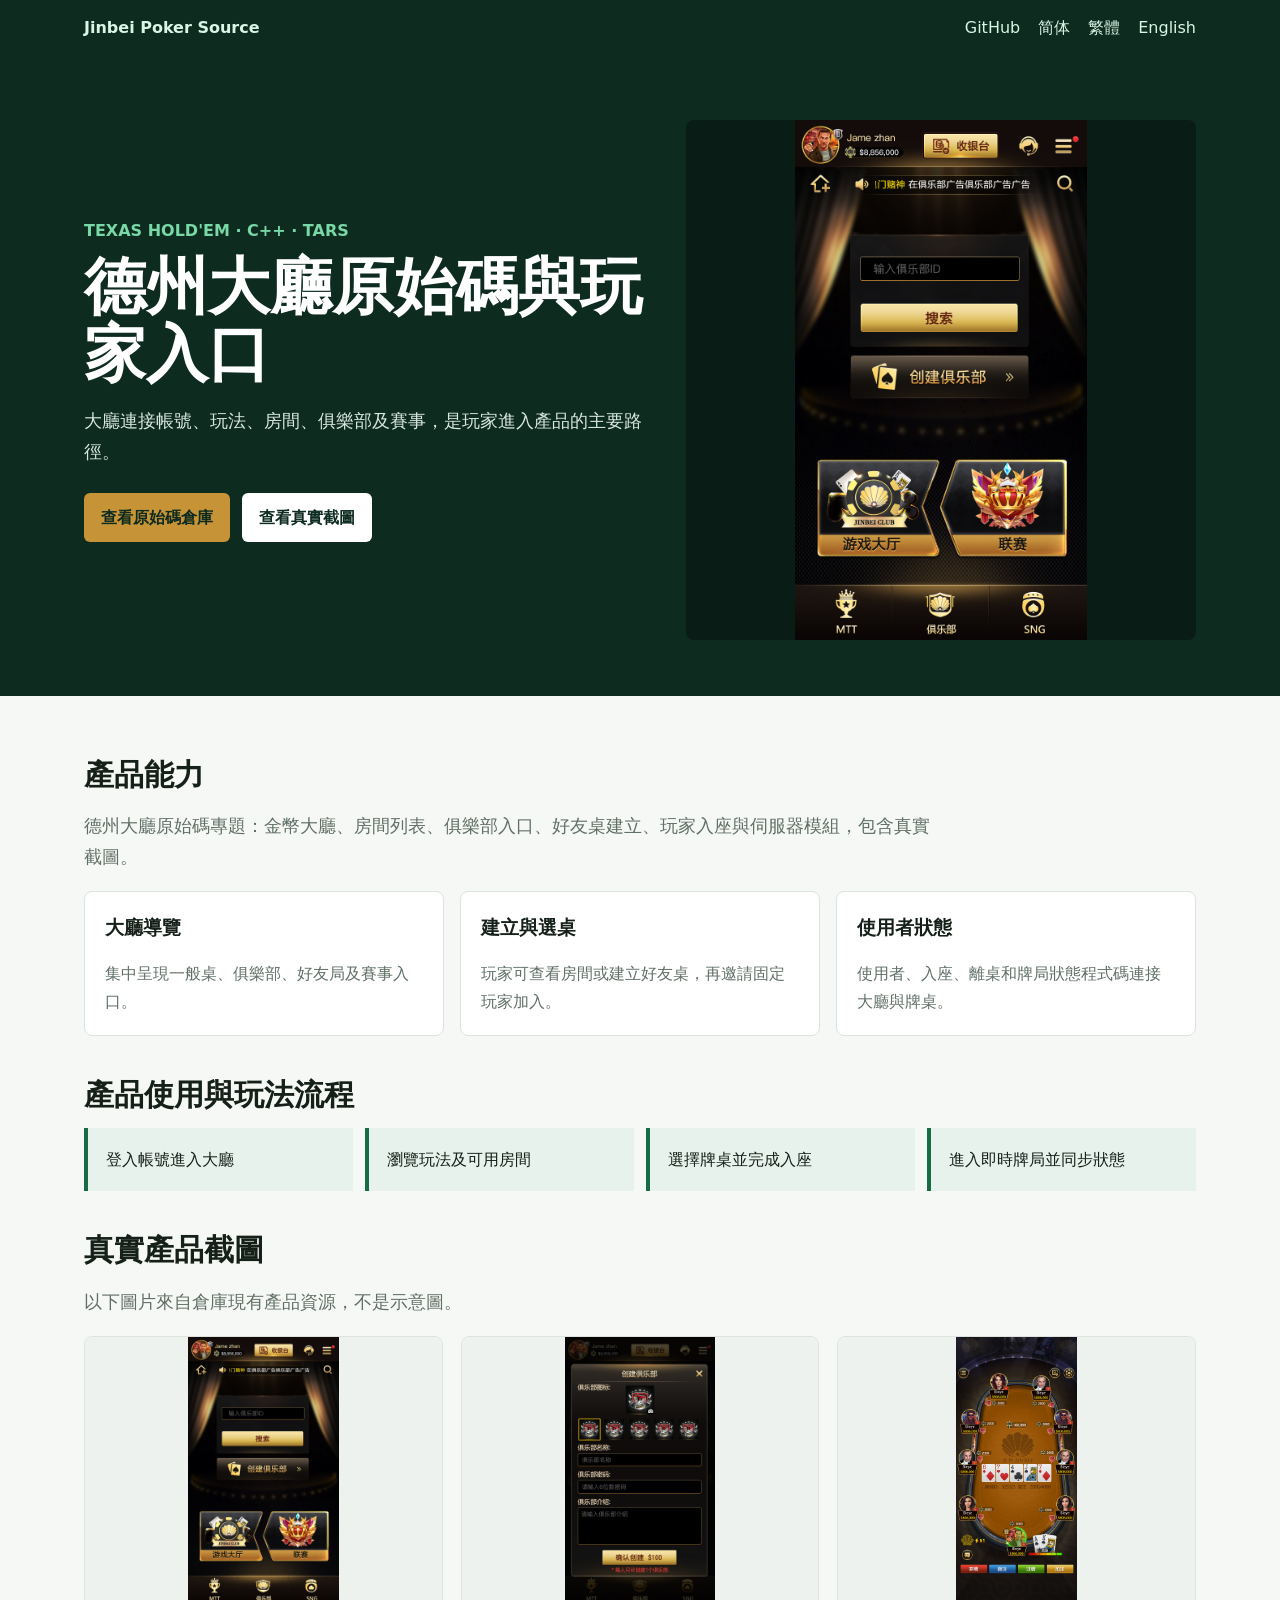
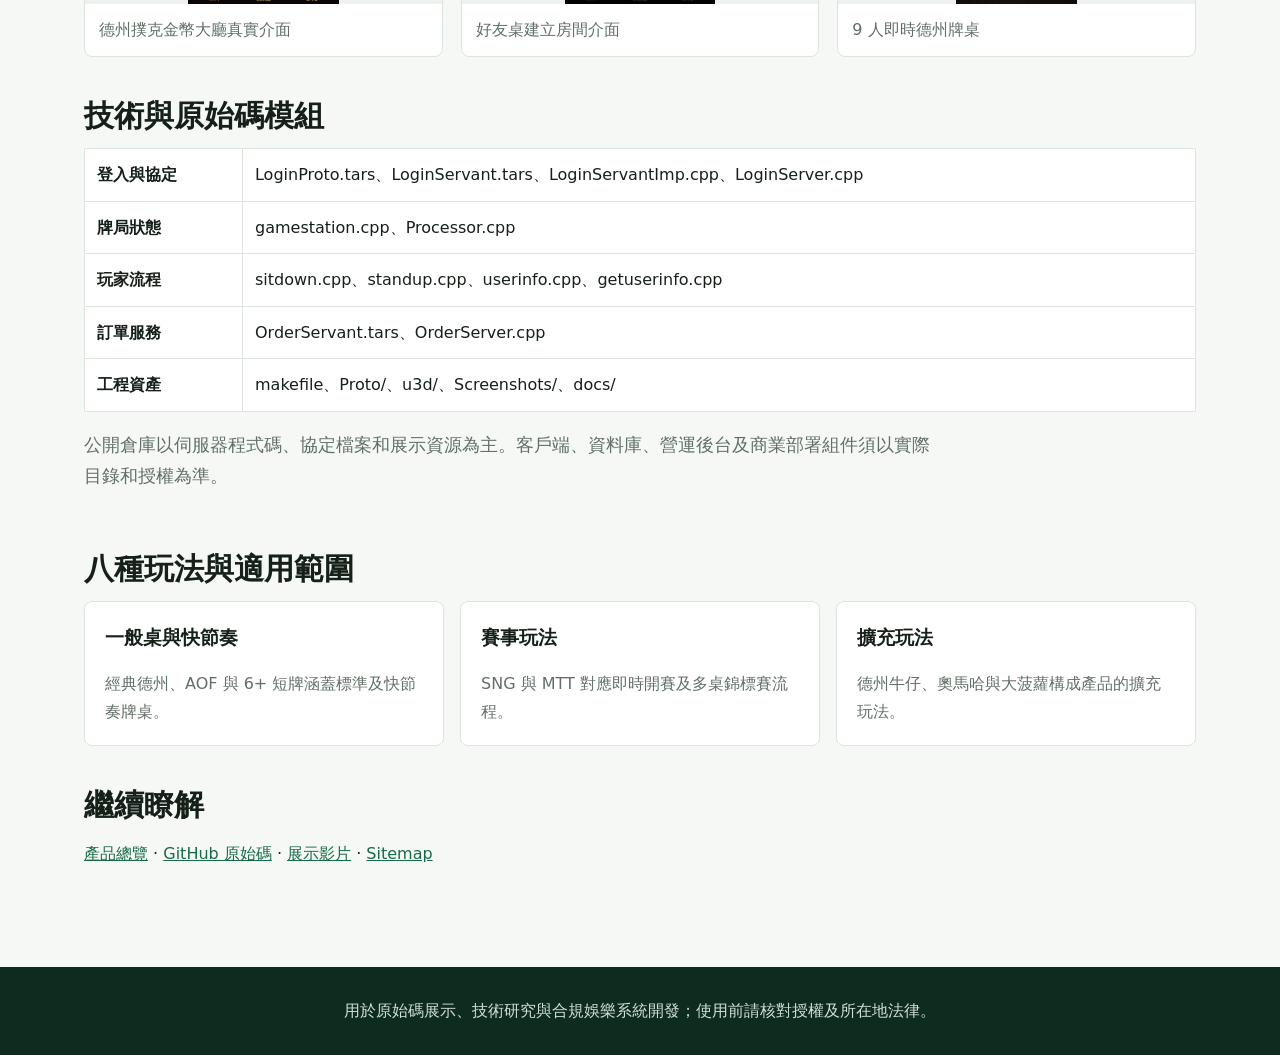
<file: docs/zh-tw/poker-lobby-source-code.html>
<!doctype html><html lang="zh-Hant"><head><meta charset="utf-8"><meta name="viewport" content="width=device-width,initial-scale=1"><title>德州大廳原始碼｜金幣大廳、房間與好友桌</title><meta name="description" content="德州大廳原始碼專題：金幣大廳、房間列表、俱樂部入口、好友桌建立、玩家入座與伺服器模組，包含真實截圖。"><link rel="canonical" href="https://masterai-top.github.io/Texas-Holdem-Poker-Game-Source-Code/zh-tw/poker-lobby-source-code.html"><link rel="alternate" hreflang="zh-Hans" href="https://masterai-top.github.io/Texas-Holdem-Poker-Game-Source-Code/zh-cn/poker-lobby-source-code.html"><link rel="alternate" hreflang="zh-Hant" href="https://masterai-top.github.io/Texas-Holdem-Poker-Game-Source-Code/zh-tw/poker-lobby-source-code.html"><link rel="alternate" hreflang="en" href="https://masterai-top.github.io/Texas-Holdem-Poker-Game-Source-Code/en/poker-lobby-tournament-platform.html"><link rel="alternate" hreflang="x-default" href="https://masterai-top.github.io/Texas-Holdem-Poker-Game-Source-Code/"><meta property="og:type" content="website"><meta property="og:title" content="德州大廳原始碼｜金幣大廳、房間與好友桌"><meta property="og:description" content="德州大廳原始碼專題：金幣大廳、房間列表、俱樂部入口、好友桌建立、玩家入座與伺服器模組，包含真實截圖。"><meta property="og:image" content="https://masterai-top.github.io/Texas-Holdem-Poker-Game-Source-Code/Assets/Screenshots/dating.jpg"><link rel="stylesheet" href="../styles.css"><script type="application/ld+json">{"@context":"https://schema.org","@type":"TechArticle","headline":"德州大廳原始碼與玩家入口","description":"德州大廳原始碼專題：金幣大廳、房間列表、俱樂部入口、好友桌建立、玩家入座與伺服器模組，包含真實截圖。","url":"https://masterai-top.github.io/Texas-Holdem-Poker-Game-Source-Code/zh-tw/poker-lobby-source-code.html","image":["https://masterai-top.github.io/Texas-Holdem-Poker-Game-Source-Code/Assets/Screenshots/dating.jpg","https://masterai-top.github.io/Texas-Holdem-Poker-Game-Source-Code/Assets/Screenshots/chuangjian.jpg"],"about":{"@type":"SoftwareSourceCode","name":"Texas Hold'em Poker Game Source Code","codeRepository":"https://github.com/masterai-top/Texas-Holdem-Poker-Game-Source-Code","programmingLanguage":["C++","Unity"]}}</script></head><body>
<nav><div class="inner"><a class="brand" href="https://masterai-top.github.io/Texas-Holdem-Poker-Game-Source-Code/">Jinbei Poker Source</a><a href="https://github.com/masterai-top/Texas-Holdem-Poker-Game-Source-Code">GitHub</a><a href="https://masterai-top.github.io/Texas-Holdem-Poker-Game-Source-Code/zh-cn/texas-holdem-source-code.html">简体</a><a href="https://masterai-top.github.io/Texas-Holdem-Poker-Game-Source-Code/zh-tw/texas-holdem-source-code.html">繁體</a><a href="https://masterai-top.github.io/Texas-Holdem-Poker-Game-Source-Code/en/texas-holdem-source-code.html">English</a></div></nav>
<header class="hero"><div class="inner"><div><div class="eyebrow">TEXAS HOLD'EM · C++ · TARS</div><h1>德州大廳原始碼與玩家入口</h1><p>大廳連接帳號、玩法、房間、俱樂部及賽事，是玩家進入產品的主要路徑。</p><div class="actions"><a class="button primary" href="https://github.com/masterai-top/Texas-Holdem-Poker-Game-Source-Code">查看原始碼倉庫</a><a class="button" href="#screens">查看真實截圖</a></div></div><img src="../Assets/Screenshots/dating.jpg" alt="德州撲克金幣大廳真實介面"></div></header>
<main><section><h2>產品能力</h2><p class="lead">德州大廳原始碼專題：金幣大廳、房間列表、俱樂部入口、好友桌建立、玩家入座與伺服器模組，包含真實截圖。</p><div class="grid"><article class='card'><h3>大廳導覽</h3><p>集中呈現一般桌、俱樂部、好友局及賽事入口。</p></article>
<article class='card'><h3>建立與選桌</h3><p>玩家可查看房間或建立好友桌，再邀請固定玩家加入。</p></article>
<article class='card'><h3>使用者狀態</h3><p>使用者、入座、離桌和牌局狀態程式碼連接大廳與牌桌。</p></article></div></section><section><h2>產品使用與玩法流程</h2><div class="flow"><div>登入帳號進入大廳</div>
<div>瀏覽玩法及可用房間</div>
<div>選擇牌桌並完成入座</div>
<div>進入即時牌局並同步狀態</div></div></section><section id="screens"><h2>真實產品截圖</h2><p class="lead">以下圖片來自倉庫現有產品資源，不是示意圖。</p><div class="shots"><figure><img src="../Assets/Screenshots/dating.jpg" alt="德州撲克金幣大廳真實介面" loading="lazy"><figcaption>德州撲克金幣大廳真實介面</figcaption></figure><figure><img src="../Assets/Screenshots/chuangjian.jpg" alt="好友桌建立房間介面" loading="lazy"><figcaption>好友桌建立房間介面</figcaption></figure><figure><img src="../Assets/Screenshots/9ren.jpg" alt="Texas Holdem 9 seat poker table" loading="lazy"><figcaption>9 人即時德州牌桌</figcaption></figure></div></section><section><h2>技術與原始碼模組</h2><table><tbody><tr><th>登入與協定</th><td>LoginProto.tars、LoginServant.tars、LoginServantImp.cpp、LoginServer.cpp</td></tr>
<tr><th>牌局狀態</th><td>gamestation.cpp、Processor.cpp</td></tr>
<tr><th>玩家流程</th><td>sitdown.cpp、standup.cpp、userinfo.cpp、getuserinfo.cpp</td></tr>
<tr><th>訂單服務</th><td>OrderServant.tars、OrderServer.cpp</td></tr>
<tr><th>工程資產</th><td>makefile、Proto/、u3d/、Screenshots/、docs/</td></tr></tbody></table><p class="lead">公開倉庫以伺服器程式碼、協定檔案和展示資源為主。客戶端、資料庫、營運後台及商業部署組件須以實際目錄和授權為準。</p></section><section><h2>八種玩法與適用範圍</h2><div class="grid"><article class="card"><h3>一般桌與快節奏</h3><p>經典德州、AOF 與 6+ 短牌涵蓋標準及快節奏牌桌。</p></article><article class="card"><h3>賽事玩法</h3><p>SNG 與 MTT 對應即時開賽及多桌錦標賽流程。</p></article><article class="card"><h3>擴充玩法</h3><p>德州牛仔、奧馬哈與大菠蘿構成產品的擴充玩法。</p></article></div></section><section><h2>繼續瞭解</h2><p><a href="https://masterai-top.github.io/Texas-Holdem-Poker-Game-Source-Code/">產品總覽</a> · <a href="https://github.com/masterai-top/Texas-Holdem-Poker-Game-Source-Code">GitHub 原始碼</a> · <a href="https://youtu.be/job2jRcSnl4?si=p3AjN6trak3jStfc">展示影片</a> · <a href="https://masterai-top.github.io/Texas-Holdem-Poker-Game-Source-Code/sitemap.xml">Sitemap</a></p></section></main><footer>用於原始碼展示、技術研究與合規娛樂系統開發；使用前請核對授權及所在地法律。</footer></body></html>
</file>
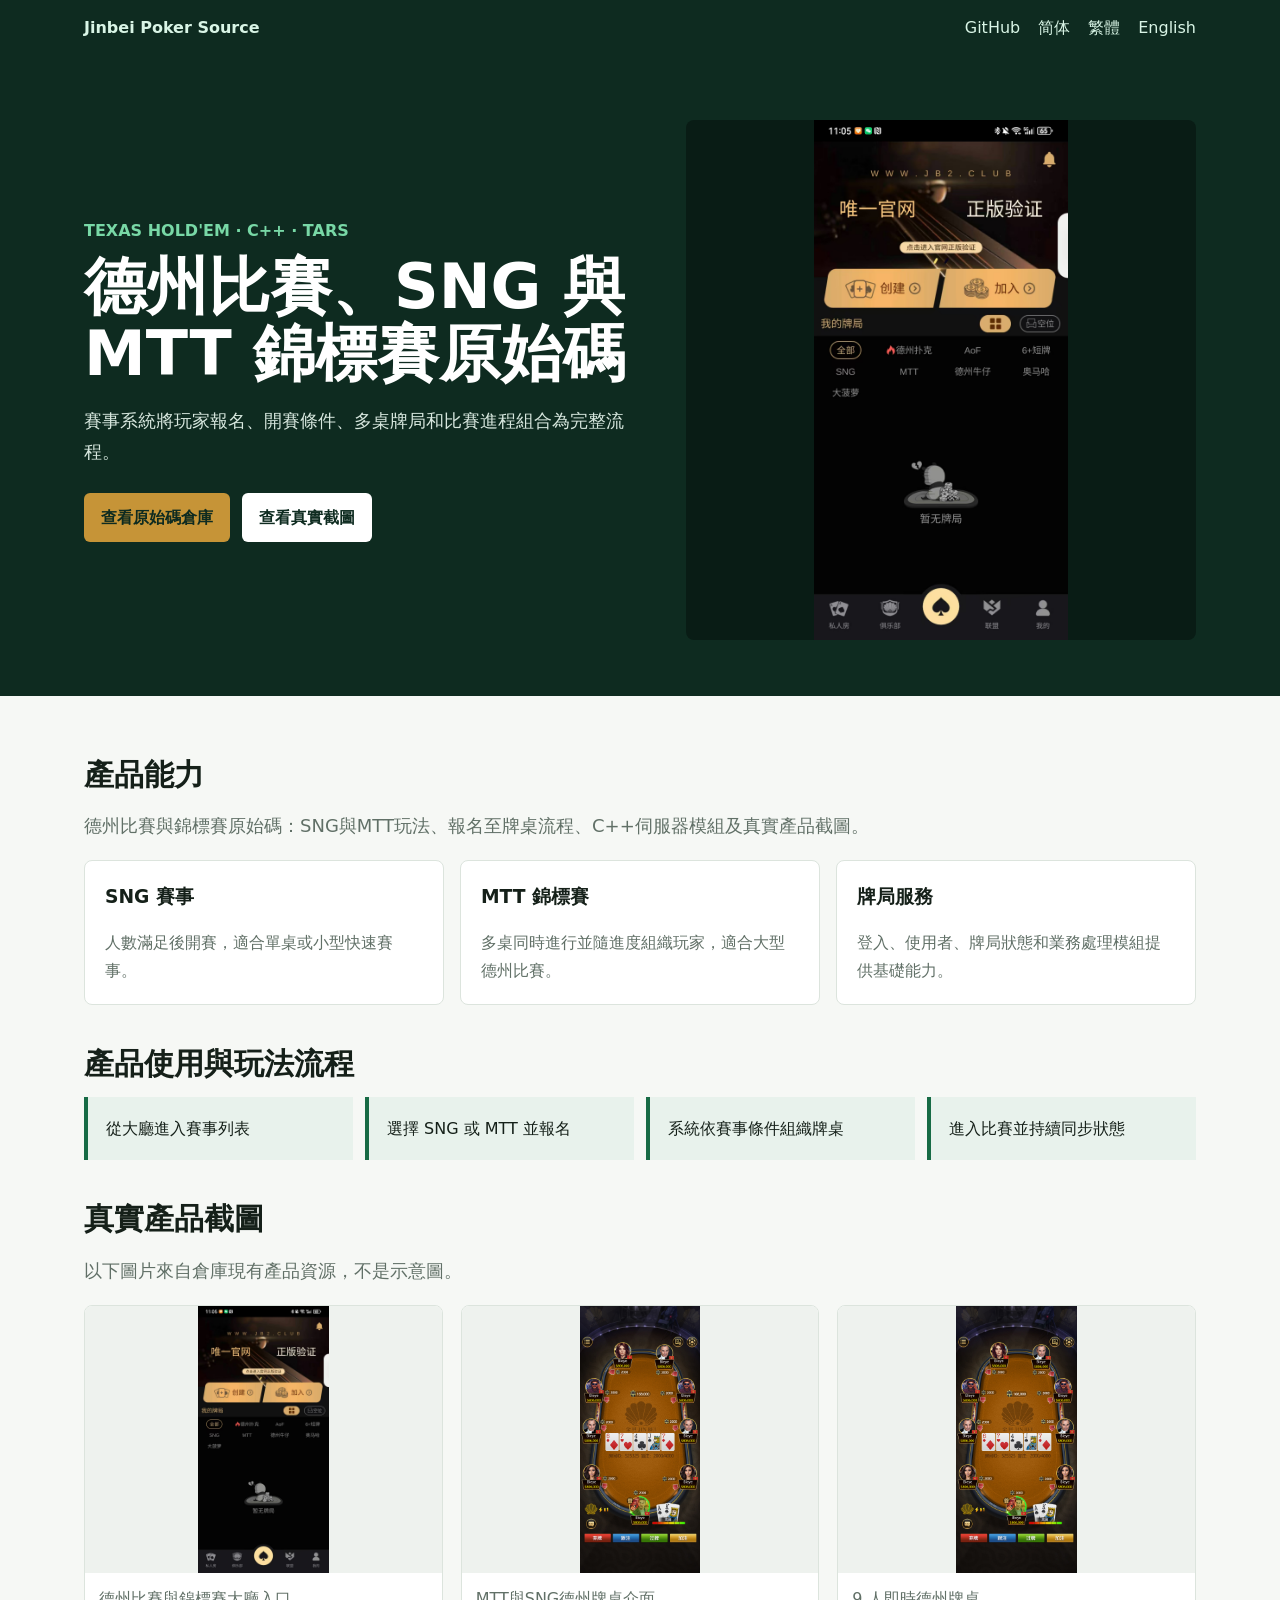
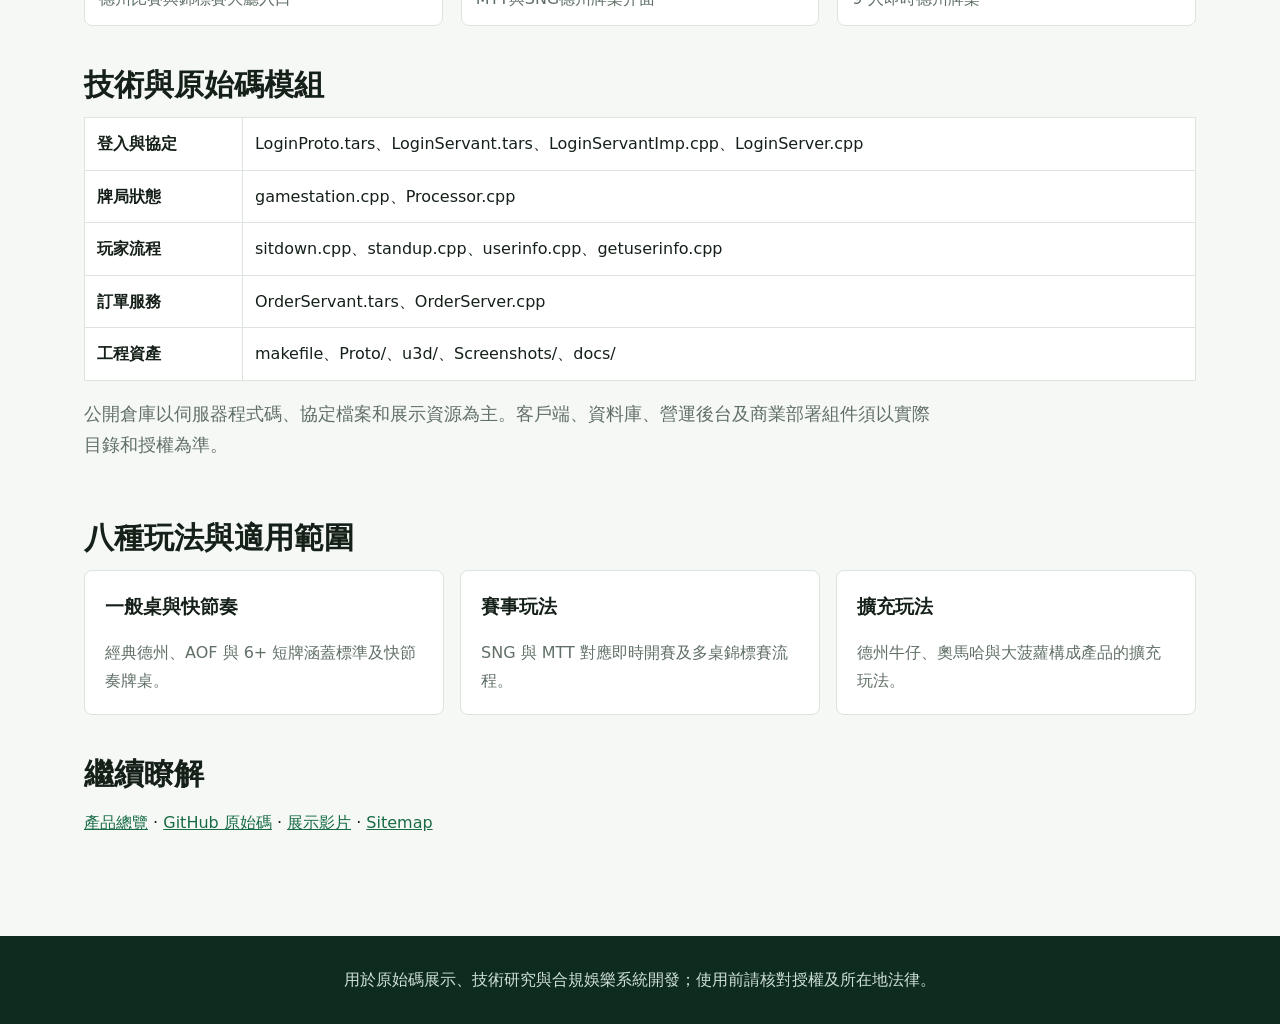
<file: docs/zh-tw/poker-tournament-source-code.html>
<!doctype html><html lang="zh-Hant"><head><meta charset="utf-8"><meta name="viewport" content="width=device-width,initial-scale=1"><title>德州比賽與錦標賽原始碼｜SNG、MTT賽事</title><meta name="description" content="德州比賽與錦標賽原始碼：SNG與MTT玩法、報名至牌桌流程、C++伺服器模組及真實產品截圖。"><link rel="canonical" href="https://masterai-top.github.io/Texas-Holdem-Poker-Game-Source-Code/zh-tw/poker-tournament-source-code.html"><link rel="alternate" hreflang="zh-Hans" href="https://masterai-top.github.io/Texas-Holdem-Poker-Game-Source-Code/zh-cn/poker-tournament-source-code.html"><link rel="alternate" hreflang="zh-Hant" href="https://masterai-top.github.io/Texas-Holdem-Poker-Game-Source-Code/zh-tw/poker-tournament-source-code.html"><link rel="alternate" hreflang="en" href="https://masterai-top.github.io/Texas-Holdem-Poker-Game-Source-Code/en/poker-lobby-tournament-platform.html"><link rel="alternate" hreflang="x-default" href="https://masterai-top.github.io/Texas-Holdem-Poker-Game-Source-Code/"><meta property="og:type" content="website"><meta property="og:title" content="德州比賽與錦標賽原始碼｜SNG、MTT賽事"><meta property="og:description" content="德州比賽與錦標賽原始碼：SNG與MTT玩法、報名至牌桌流程、C++伺服器模組及真實產品截圖。"><meta property="og:image" content="https://masterai-top.github.io/Texas-Holdem-Poker-Game-Source-Code/Assets/Screenshots/dating2.jpg"><link rel="stylesheet" href="../styles.css"><script type="application/ld+json">{"@context":"https://schema.org","@type":"TechArticle","headline":"德州比賽、SNG 與 MTT 錦標賽原始碼","description":"德州比賽與錦標賽原始碼：SNG與MTT玩法、報名至牌桌流程、C++伺服器模組及真實產品截圖。","url":"https://masterai-top.github.io/Texas-Holdem-Poker-Game-Source-Code/zh-tw/poker-tournament-source-code.html","image":["https://masterai-top.github.io/Texas-Holdem-Poker-Game-Source-Code/Assets/Screenshots/dating2.jpg","https://masterai-top.github.io/Texas-Holdem-Poker-Game-Source-Code/Assets/Screenshots/9ren.jpg"],"about":{"@type":"SoftwareSourceCode","name":"Texas Hold'em Poker Game Source Code","codeRepository":"https://github.com/masterai-top/Texas-Holdem-Poker-Game-Source-Code","programmingLanguage":["C++","Unity"]}}</script></head><body>
<nav><div class="inner"><a class="brand" href="https://masterai-top.github.io/Texas-Holdem-Poker-Game-Source-Code/">Jinbei Poker Source</a><a href="https://github.com/masterai-top/Texas-Holdem-Poker-Game-Source-Code">GitHub</a><a href="https://masterai-top.github.io/Texas-Holdem-Poker-Game-Source-Code/zh-cn/texas-holdem-source-code.html">简体</a><a href="https://masterai-top.github.io/Texas-Holdem-Poker-Game-Source-Code/zh-tw/texas-holdem-source-code.html">繁體</a><a href="https://masterai-top.github.io/Texas-Holdem-Poker-Game-Source-Code/en/texas-holdem-source-code.html">English</a></div></nav>
<header class="hero"><div class="inner"><div><div class="eyebrow">TEXAS HOLD'EM · C++ · TARS</div><h1>德州比賽、SNG 與 MTT 錦標賽原始碼</h1><p>賽事系統將玩家報名、開賽條件、多桌牌局和比賽進程組合為完整流程。</p><div class="actions"><a class="button primary" href="https://github.com/masterai-top/Texas-Holdem-Poker-Game-Source-Code">查看原始碼倉庫</a><a class="button" href="#screens">查看真實截圖</a></div></div><img src="../Assets/Screenshots/dating2.jpg" alt="德州比賽與錦標賽大廳入口"></div></header>
<main><section><h2>產品能力</h2><p class="lead">德州比賽與錦標賽原始碼：SNG與MTT玩法、報名至牌桌流程、C++伺服器模組及真實產品截圖。</p><div class="grid"><article class='card'><h3>SNG 賽事</h3><p>人數滿足後開賽，適合單桌或小型快速賽事。</p></article>
<article class='card'><h3>MTT 錦標賽</h3><p>多桌同時進行並隨進度組織玩家，適合大型德州比賽。</p></article>
<article class='card'><h3>牌局服務</h3><p>登入、使用者、牌局狀態和業務處理模組提供基礎能力。</p></article></div></section><section><h2>產品使用與玩法流程</h2><div class="flow"><div>從大廳進入賽事列表</div>
<div>選擇 SNG 或 MTT 並報名</div>
<div>系統依賽事條件組織牌桌</div>
<div>進入比賽並持續同步狀態</div></div></section><section id="screens"><h2>真實產品截圖</h2><p class="lead">以下圖片來自倉庫現有產品資源，不是示意圖。</p><div class="shots"><figure><img src="../Assets/Screenshots/dating2.jpg" alt="德州比賽與錦標賽大廳入口" loading="lazy"><figcaption>德州比賽與錦標賽大廳入口</figcaption></figure><figure><img src="../Assets/Screenshots/9ren.jpg" alt="MTT與SNG德州牌桌介面" loading="lazy"><figcaption>MTT與SNG德州牌桌介面</figcaption></figure><figure><img src="../Assets/Screenshots/9ren.jpg" alt="Texas Holdem 9 seat poker table" loading="lazy"><figcaption>9 人即時德州牌桌</figcaption></figure></div></section><section><h2>技術與原始碼模組</h2><table><tbody><tr><th>登入與協定</th><td>LoginProto.tars、LoginServant.tars、LoginServantImp.cpp、LoginServer.cpp</td></tr>
<tr><th>牌局狀態</th><td>gamestation.cpp、Processor.cpp</td></tr>
<tr><th>玩家流程</th><td>sitdown.cpp、standup.cpp、userinfo.cpp、getuserinfo.cpp</td></tr>
<tr><th>訂單服務</th><td>OrderServant.tars、OrderServer.cpp</td></tr>
<tr><th>工程資產</th><td>makefile、Proto/、u3d/、Screenshots/、docs/</td></tr></tbody></table><p class="lead">公開倉庫以伺服器程式碼、協定檔案和展示資源為主。客戶端、資料庫、營運後台及商業部署組件須以實際目錄和授權為準。</p></section><section><h2>八種玩法與適用範圍</h2><div class="grid"><article class="card"><h3>一般桌與快節奏</h3><p>經典德州、AOF 與 6+ 短牌涵蓋標準及快節奏牌桌。</p></article><article class="card"><h3>賽事玩法</h3><p>SNG 與 MTT 對應即時開賽及多桌錦標賽流程。</p></article><article class="card"><h3>擴充玩法</h3><p>德州牛仔、奧馬哈與大菠蘿構成產品的擴充玩法。</p></article></div></section><section><h2>繼續瞭解</h2><p><a href="https://masterai-top.github.io/Texas-Holdem-Poker-Game-Source-Code/">產品總覽</a> · <a href="https://github.com/masterai-top/Texas-Holdem-Poker-Game-Source-Code">GitHub 原始碼</a> · <a href="https://youtu.be/job2jRcSnl4?si=p3AjN6trak3jStfc">展示影片</a> · <a href="https://masterai-top.github.io/Texas-Holdem-Poker-Game-Source-Code/sitemap.xml">Sitemap</a></p></section></main><footer>用於原始碼展示、技術研究與合規娛樂系統開發；使用前請核對授權及所在地法律。</footer></body></html>
</file>
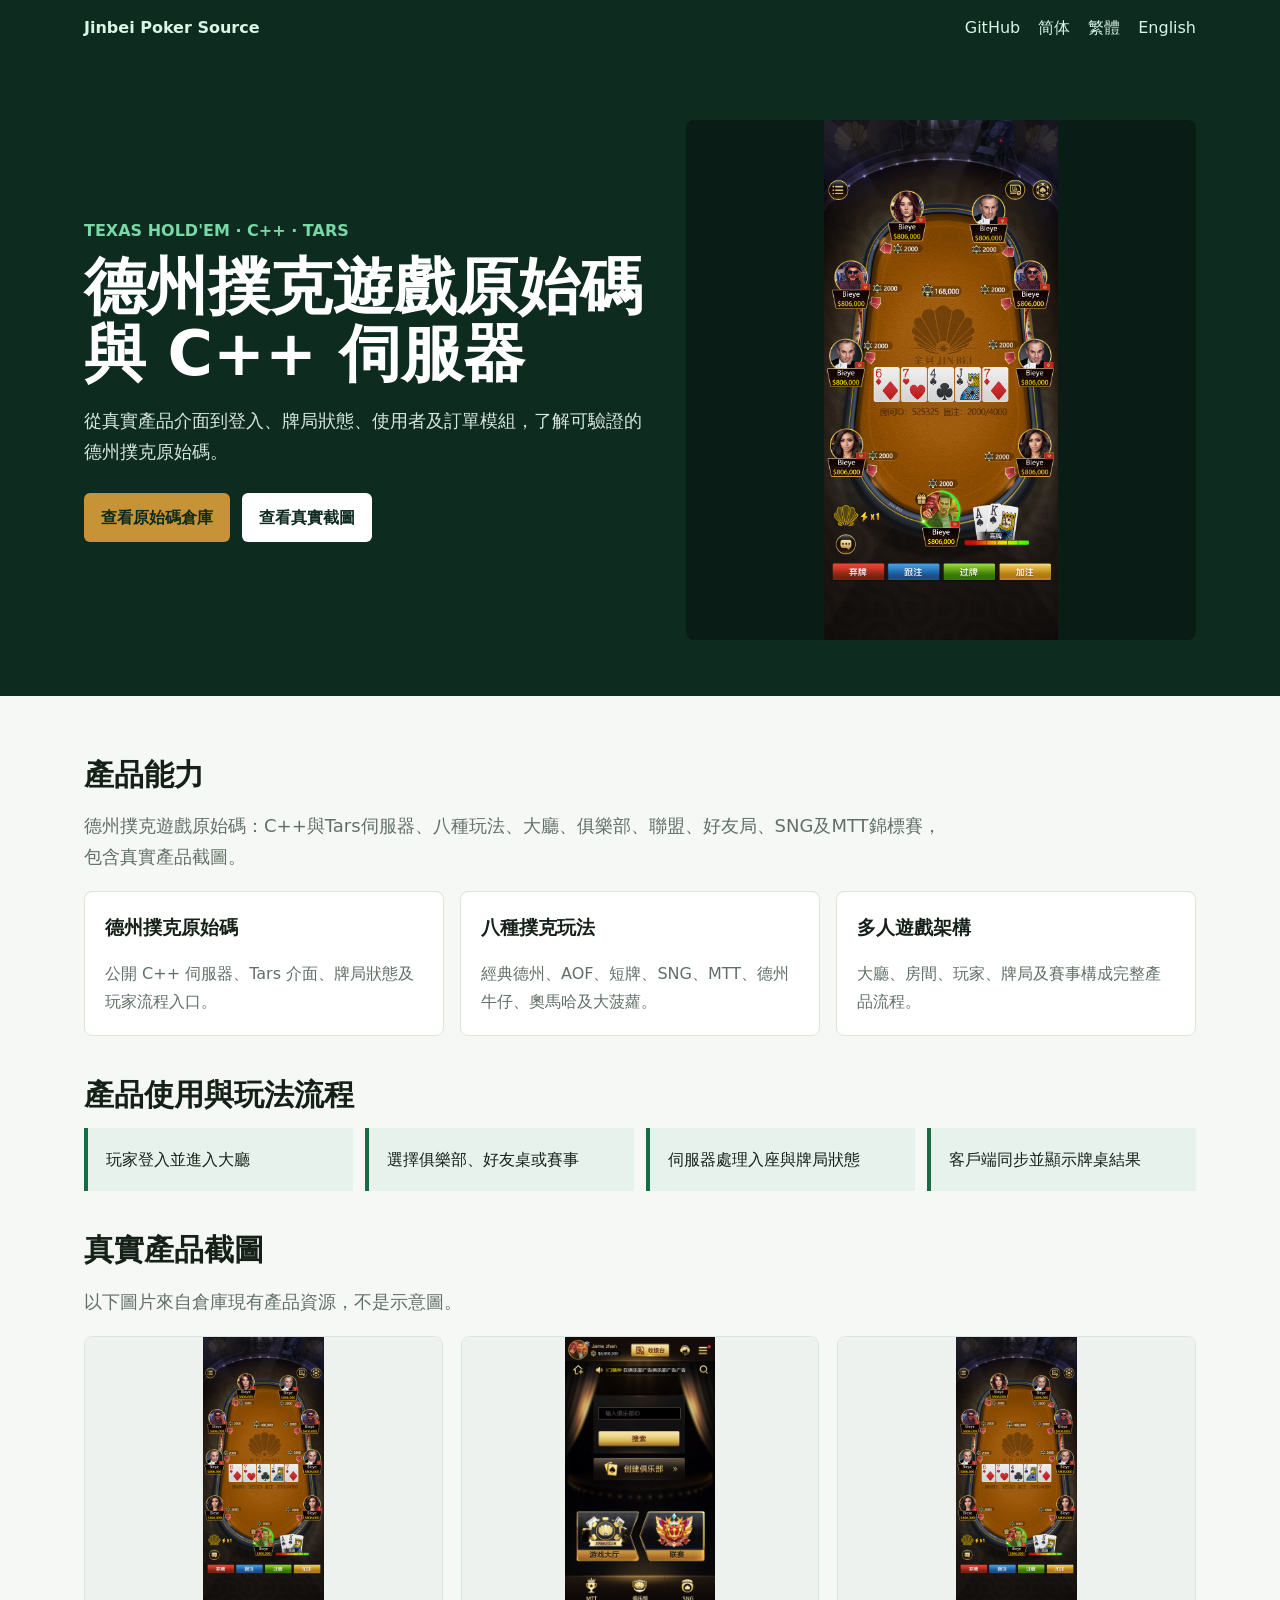
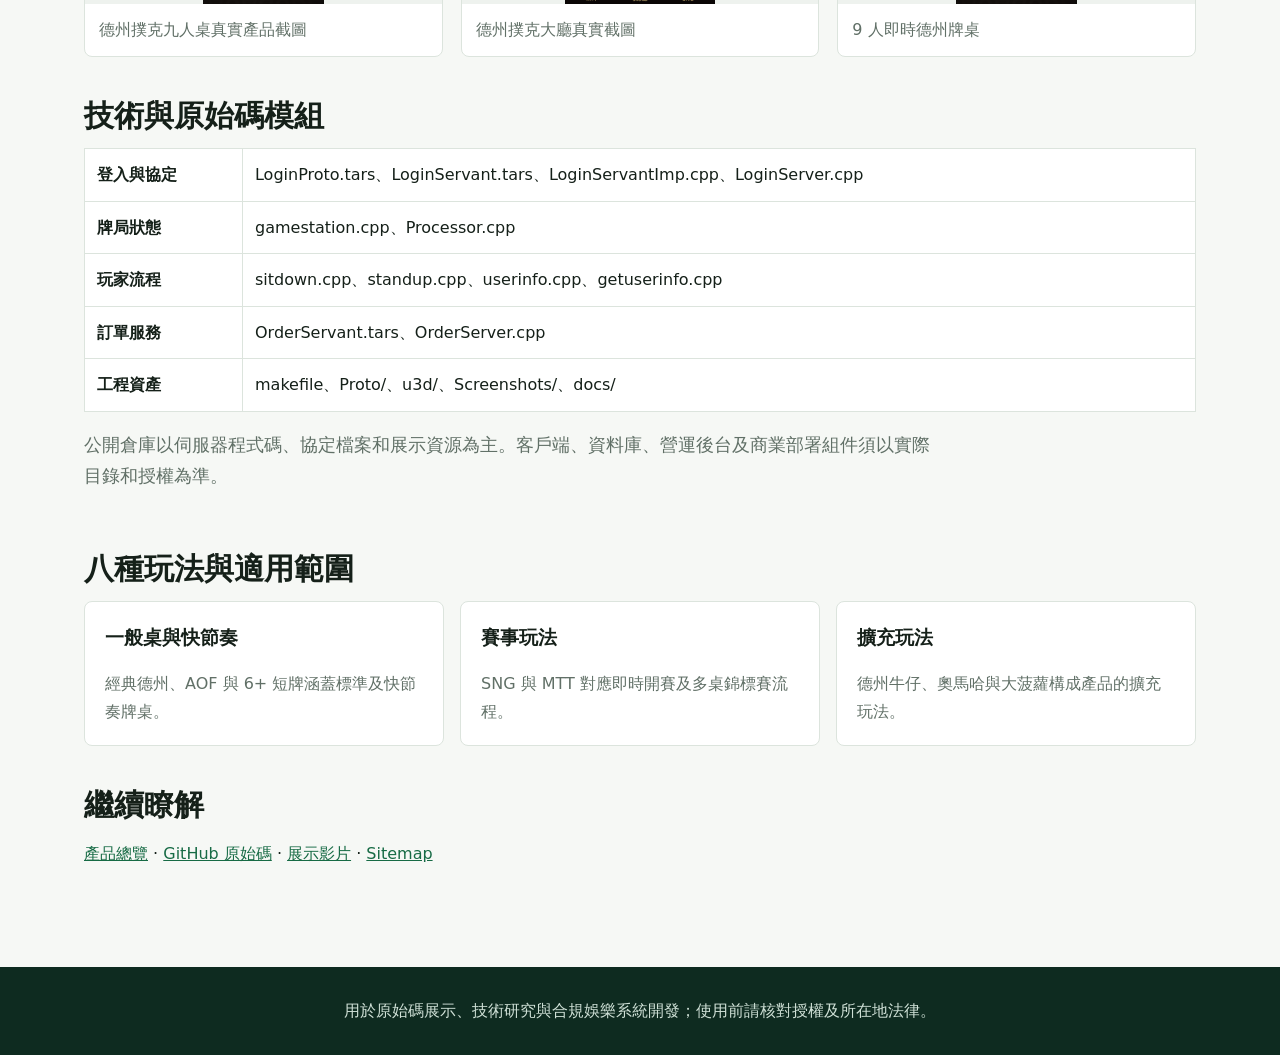
<file: docs/zh-tw/texas-holdem-source-code.html>
<!doctype html><html lang="zh-Hant"><head><meta charset="utf-8"><meta name="viewport" content="width=device-width,initial-scale=1"><title>德州撲克遊戲原始碼｜C++伺服器與八種玩法</title><meta name="description" content="德州撲克遊戲原始碼：C++與Tars伺服器、八種玩法、大廳、俱樂部、聯盟、好友局、SNG及MTT錦標賽，包含真實產品截圖。"><link rel="canonical" href="https://masterai-top.github.io/Texas-Holdem-Poker-Game-Source-Code/zh-tw/texas-holdem-source-code.html"><link rel="alternate" hreflang="zh-Hans" href="https://masterai-top.github.io/Texas-Holdem-Poker-Game-Source-Code/zh-cn/texas-holdem-source-code.html"><link rel="alternate" hreflang="zh-Hant" href="https://masterai-top.github.io/Texas-Holdem-Poker-Game-Source-Code/zh-tw/texas-holdem-source-code.html"><link rel="alternate" hreflang="en" href="https://masterai-top.github.io/Texas-Holdem-Poker-Game-Source-Code/en/texas-holdem-source-code.html"><link rel="alternate" hreflang="x-default" href="https://masterai-top.github.io/Texas-Holdem-Poker-Game-Source-Code/"><meta property="og:type" content="website"><meta property="og:title" content="德州撲克遊戲原始碼｜C++伺服器與八種玩法"><meta property="og:description" content="德州撲克遊戲原始碼：C++與Tars伺服器、八種玩法、大廳、俱樂部、聯盟、好友局、SNG及MTT錦標賽，包含真實產品截圖。"><meta property="og:image" content="https://masterai-top.github.io/Texas-Holdem-Poker-Game-Source-Code/Assets/Screenshots/9ren.jpg"><link rel="stylesheet" href="../styles.css"><script type="application/ld+json">{"@context":"https://schema.org","@type":"TechArticle","headline":"德州撲克遊戲原始碼與 C++ 伺服器","description":"德州撲克遊戲原始碼：C++與Tars伺服器、八種玩法、大廳、俱樂部、聯盟、好友局、SNG及MTT錦標賽，包含真實產品截圖。","url":"https://masterai-top.github.io/Texas-Holdem-Poker-Game-Source-Code/zh-tw/texas-holdem-source-code.html","image":["https://masterai-top.github.io/Texas-Holdem-Poker-Game-Source-Code/Assets/Screenshots/9ren.jpg","https://masterai-top.github.io/Texas-Holdem-Poker-Game-Source-Code/Assets/Screenshots/dating.jpg"],"about":{"@type":"SoftwareSourceCode","name":"Texas Hold'em Poker Game Source Code","codeRepository":"https://github.com/masterai-top/Texas-Holdem-Poker-Game-Source-Code","programmingLanguage":["C++","Unity"]}}</script></head><body>
<nav><div class="inner"><a class="brand" href="https://masterai-top.github.io/Texas-Holdem-Poker-Game-Source-Code/">Jinbei Poker Source</a><a href="https://github.com/masterai-top/Texas-Holdem-Poker-Game-Source-Code">GitHub</a><a href="https://masterai-top.github.io/Texas-Holdem-Poker-Game-Source-Code/zh-cn/texas-holdem-source-code.html">简体</a><a href="https://masterai-top.github.io/Texas-Holdem-Poker-Game-Source-Code/zh-tw/texas-holdem-source-code.html">繁體</a><a href="https://masterai-top.github.io/Texas-Holdem-Poker-Game-Source-Code/en/texas-holdem-source-code.html">English</a></div></nav>
<header class="hero"><div class="inner"><div><div class="eyebrow">TEXAS HOLD'EM · C++ · TARS</div><h1>德州撲克遊戲原始碼與 C++ 伺服器</h1><p>從真實產品介面到登入、牌局狀態、使用者及訂單模組，了解可驗證的德州撲克原始碼。</p><div class="actions"><a class="button primary" href="https://github.com/masterai-top/Texas-Holdem-Poker-Game-Source-Code">查看原始碼倉庫</a><a class="button" href="#screens">查看真實截圖</a></div></div><img src="../Assets/Screenshots/9ren.jpg" alt="德州撲克九人桌真實產品截圖"></div></header>
<main><section><h2>產品能力</h2><p class="lead">德州撲克遊戲原始碼：C++與Tars伺服器、八種玩法、大廳、俱樂部、聯盟、好友局、SNG及MTT錦標賽，包含真實產品截圖。</p><div class="grid"><article class='card'><h3>德州撲克原始碼</h3><p>公開 C++ 伺服器、Tars 介面、牌局狀態及玩家流程入口。</p></article>
<article class='card'><h3>八種撲克玩法</h3><p>經典德州、AOF、短牌、SNG、MTT、德州牛仔、奧馬哈及大菠蘿。</p></article>
<article class='card'><h3>多人遊戲架構</h3><p>大廳、房間、玩家、牌局及賽事構成完整產品流程。</p></article></div></section><section><h2>產品使用與玩法流程</h2><div class="flow"><div>玩家登入並進入大廳</div>
<div>選擇俱樂部、好友桌或賽事</div>
<div>伺服器處理入座與牌局狀態</div>
<div>客戶端同步並顯示牌桌結果</div></div></section><section id="screens"><h2>真實產品截圖</h2><p class="lead">以下圖片來自倉庫現有產品資源，不是示意圖。</p><div class="shots"><figure><img src="../Assets/Screenshots/9ren.jpg" alt="德州撲克九人桌真實產品截圖" loading="lazy"><figcaption>德州撲克九人桌真實產品截圖</figcaption></figure><figure><img src="../Assets/Screenshots/dating.jpg" alt="德州撲克大廳真實截圖" loading="lazy"><figcaption>德州撲克大廳真實截圖</figcaption></figure><figure><img src="../Assets/Screenshots/9ren.jpg" alt="Texas Holdem 9 seat poker table" loading="lazy"><figcaption>9 人即時德州牌桌</figcaption></figure></div></section><section><h2>技術與原始碼模組</h2><table><tbody><tr><th>登入與協定</th><td>LoginProto.tars、LoginServant.tars、LoginServantImp.cpp、LoginServer.cpp</td></tr>
<tr><th>牌局狀態</th><td>gamestation.cpp、Processor.cpp</td></tr>
<tr><th>玩家流程</th><td>sitdown.cpp、standup.cpp、userinfo.cpp、getuserinfo.cpp</td></tr>
<tr><th>訂單服務</th><td>OrderServant.tars、OrderServer.cpp</td></tr>
<tr><th>工程資產</th><td>makefile、Proto/、u3d/、Screenshots/、docs/</td></tr></tbody></table><p class="lead">公開倉庫以伺服器程式碼、協定檔案和展示資源為主。客戶端、資料庫、營運後台及商業部署組件須以實際目錄和授權為準。</p></section><section><h2>八種玩法與適用範圍</h2><div class="grid"><article class="card"><h3>一般桌與快節奏</h3><p>經典德州、AOF 與 6+ 短牌涵蓋標準及快節奏牌桌。</p></article><article class="card"><h3>賽事玩法</h3><p>SNG 與 MTT 對應即時開賽及多桌錦標賽流程。</p></article><article class="card"><h3>擴充玩法</h3><p>德州牛仔、奧馬哈與大菠蘿構成產品的擴充玩法。</p></article></div></section><section><h2>繼續瞭解</h2><p><a href="https://masterai-top.github.io/Texas-Holdem-Poker-Game-Source-Code/">產品總覽</a> · <a href="https://github.com/masterai-top/Texas-Holdem-Poker-Game-Source-Code">GitHub 原始碼</a> · <a href="https://youtu.be/job2jRcSnl4?si=p3AjN6trak3jStfc">展示影片</a> · <a href="https://masterai-top.github.io/Texas-Holdem-Poker-Game-Source-Code/sitemap.xml">Sitemap</a></p></section></main><footer>用於原始碼展示、技術研究與合規娛樂系統開發；使用前請核對授權及所在地法律。</footer></body></html>
</file>
<file: docs/styles.css>
:root{--ink:#152019;--muted:#617067;--paper:#f6f8f5;--surface:#fff;--green:#176b45;--gold:#c69437;--line:#dce4dd;--dark:#0e2b20}*{box-sizing:border-box}html{scroll-behavior:smooth}body{margin:0;background:var(--paper);color:var(--ink);font:16px/1.72 system-ui,-apple-system,"Segoe UI","Microsoft YaHei",sans-serif}a{color:var(--green)}nav{background:var(--dark);color:#fff}nav .inner{max-width:1160px;margin:auto;padding:14px 24px;display:flex;gap:18px;align-items:center;flex-wrap:wrap}nav a{color:#d9f5e6;text-decoration:none}.brand{font-weight:800;margin-right:auto}.hero{background:var(--dark);color:#fff}.hero .inner{max-width:1160px;margin:auto;padding:64px 24px 56px;display:grid;grid-template-columns:1.05fr .95fr;gap:38px;align-items:center}.eyebrow{color:#78d8a6;font-weight:800}.hero h1{font-size:clamp(34px,5vw,62px);line-height:1.08;margin:10px 0 18px;letter-spacing:0}.hero p{color:#d7e7de;font-size:18px}.hero img{width:100%;max-height:520px;object-fit:contain;border-radius:8px;background:#091c15}.actions{display:flex;gap:12px;flex-wrap:wrap;margin-top:25px}.button{display:inline-block;padding:11px 17px;border-radius:6px;background:#fff;color:var(--dark);font-weight:800;text-decoration:none}.button.primary{background:var(--gold)}main{max-width:1160px;margin:auto;padding:40px 24px 64px}section{padding:20px 0}h2{font-size:30px;line-height:1.25;margin:0 0 14px}h3{margin:0 0 8px}.lead{font-size:18px;color:var(--muted);max-width:860px}.grid{display:grid;grid-template-columns:repeat(3,1fr);gap:16px}.card{background:var(--surface);border:1px solid var(--line);border-radius:8px;padding:20px}.card p{color:var(--muted);margin-bottom:0}.shots{display:grid;grid-template-columns:repeat(3,1fr);gap:18px}.shots figure{margin:0;background:#fff;border:1px solid var(--line);border-radius:8px;overflow:hidden}.shots img{display:block;width:100%;aspect-ratio:4/3;object-fit:contain;background:#eef2ee}.shots figcaption{padding:12px 14px;color:var(--muted)}.flow{display:grid;grid-template-columns:repeat(4,1fr);gap:12px;counter-reset:step}.flow div{background:#e8f2ec;padding:18px;border-left:4px solid var(--green)}table{width:100%;border-collapse:collapse;background:#fff}th,td{text-align:left;border:1px solid var(--line);padding:12px}footer{background:var(--dark);color:#cfe0d6;padding:30px 24px;text-align:center}@media(max-width:820px){.hero .inner,.grid,.shots,.flow{grid-template-columns:1fr}.hero .inner{padding-top:38px}.hero h1{font-size:36px}}
</file>
